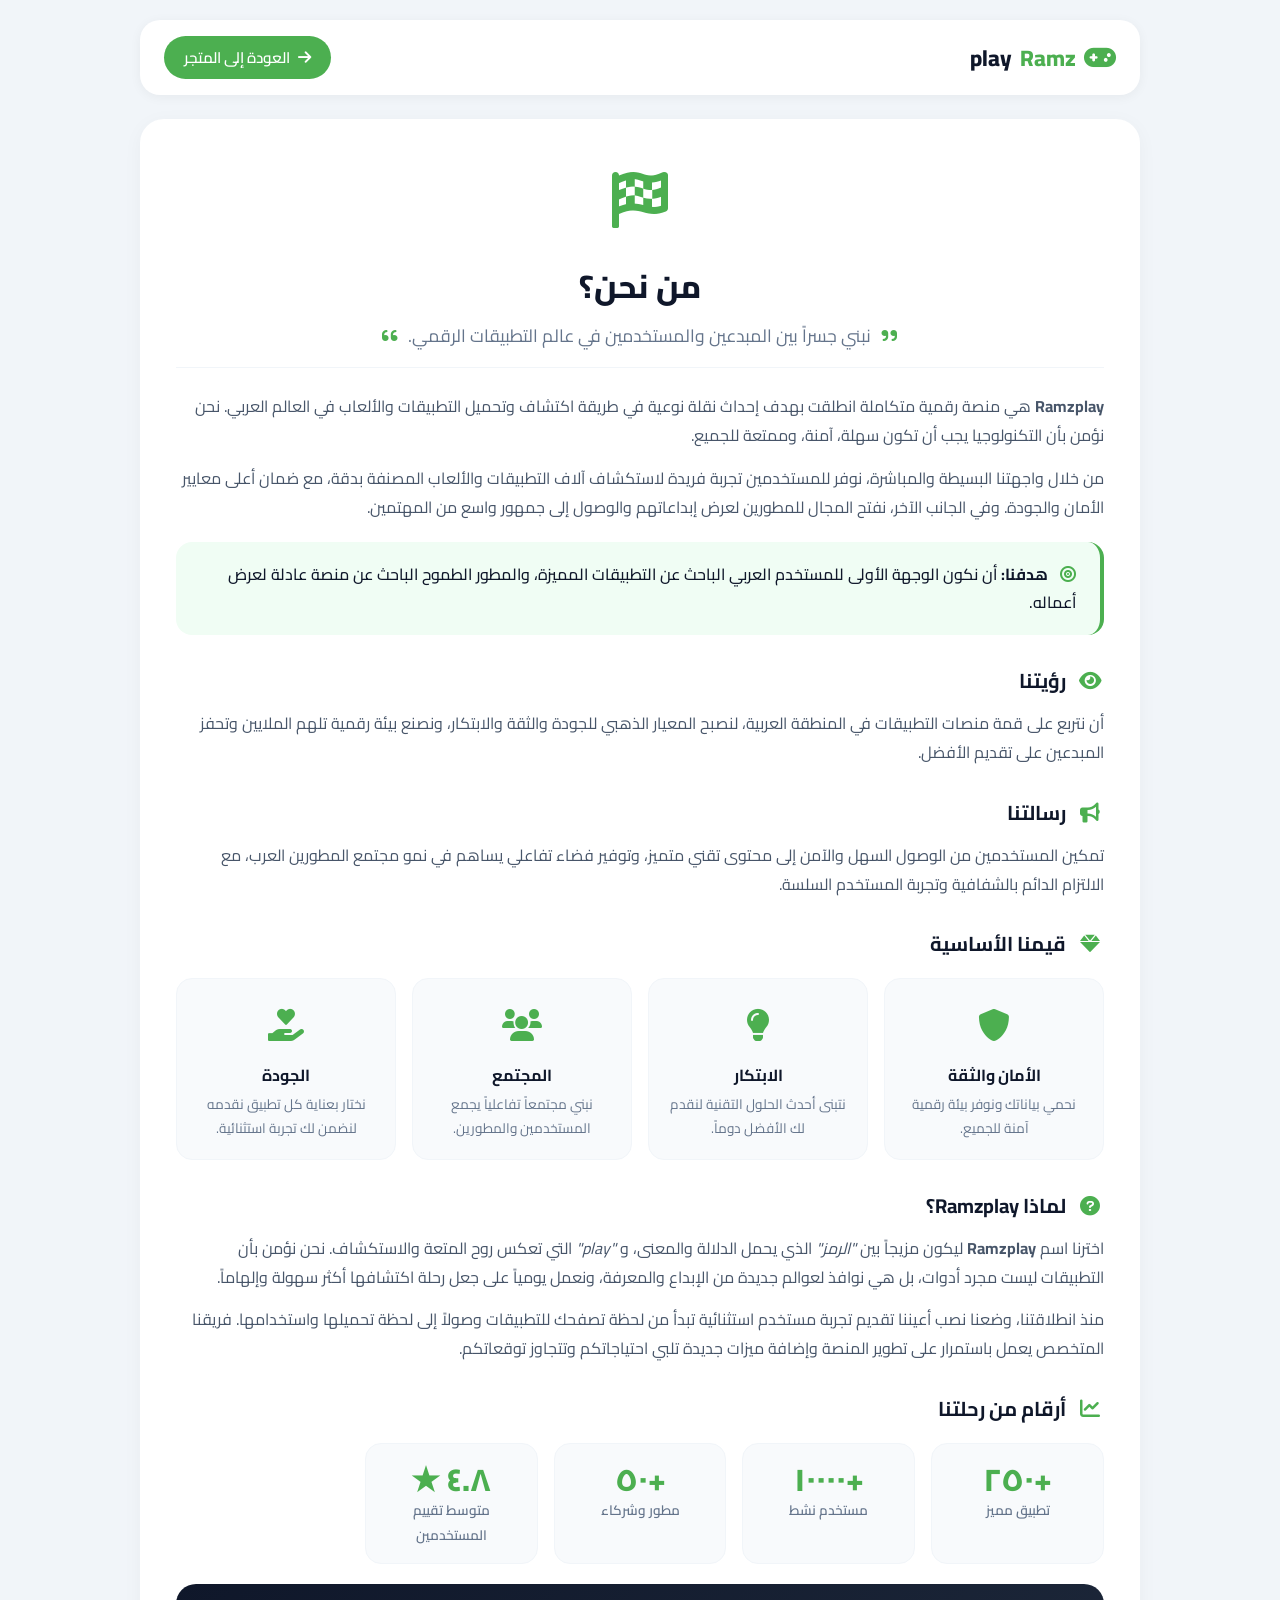
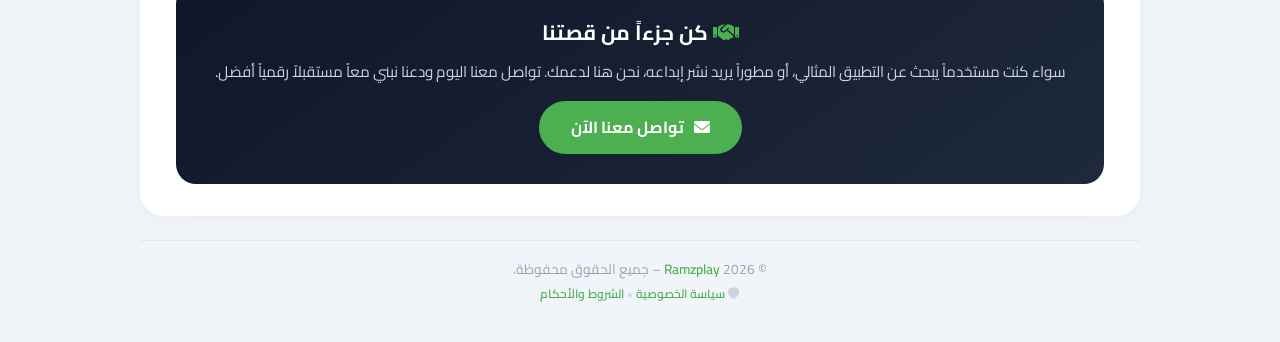
<file: about.html>
<!DOCTYPE html>
<html lang="ar" dir="rtl">
<head>
    <meta charset="UTF-8" />
    <meta name="viewport" content="width=device-width, initial-scale=1.0" />
    <title>من نحن – Ramzplay</title>
    <!-- خط Cairo -->
    <link rel="preconnect" href="https://fonts.googleapis.com" />
    <link rel="preconnect" href="https://fonts.gstatic.com" crossorigin />
    <link href="https://fonts.googleapis.com/css2?family=Cairo:wght@400;600;700;800&display=swap" rel="stylesheet" />
    <!-- Font Awesome -->
    <link rel="stylesheet" href="https://cdnjs.cloudflare.com/ajax/libs/font-awesome/6.0.0-beta3/css/all.min.css" />
    <style>
        /* ===== إعادة ضبط ===== */
        * {
            margin: 0;
            padding: 0;
            box-sizing: border-box;
        }

        body {
            font-family: 'Cairo', sans-serif;
            background: #f1f5f9;
            color: #1e293b;
            line-height: 1.8;
            direction: rtl;
            padding: 20px;
            min-height: 100vh;
            display: flex;
            flex-direction: column;
        }

        .container {
            max-width: 1000px;
            margin: 0 auto;
            width: 100%;
            flex: 1;
        }

        /* ===== الهيدر ===== */
        .header {
            background: white;
            padding: 16px 24px;
            border-radius: 20px;
            box-shadow: 0 2px 12px rgba(0, 0, 0, 0.05);
            display: flex;
            align-items: center;
            justify-content: space-between;
            flex-wrap: wrap;
            gap: 12px;
            margin-bottom: 24px;
        }

        .header .logo {
            display: flex;
            align-items: center;
            gap: 8px;
            font-size: 1.4rem;
            font-weight: 800;
            color: #0f172a;
        }

        .header .logo i {
            color: #4CAF50;
            font-size: 1.6rem;
        }

        .header .logo span {
            color: #4CAF50;
        }

        .header .back-link {
            background: #4CAF50;
            color: white;
            padding: 8px 20px;
            border-radius: 40px;
            text-decoration: none;
            font-weight: 600;
            font-size: 0.95rem;
            display: inline-flex;
            align-items: center;
            gap: 8px;
            transition: 0.2s;
        }

        .header .back-link:hover {
            background: #388E3C;
            transform: translateY(-2px);
        }

        /* ===== المحتوى ===== */
        .content-card {
            background: white;
            border-radius: 24px;
            padding: 32px 36px;
            box-shadow: 0 4px 20px rgba(0, 0, 0, 0.04);
            margin-bottom: 24px;
        }

        .content-card .hero-icon {
            text-align: center;
            font-size: 3.5rem;
            color: #4CAF50;
            margin-bottom: 6px;
        }

        .content-card h1 {
            font-size: 2rem;
            font-weight: 800;
            color: #0f172a;
            text-align: center;
            margin-bottom: 4px;
        }

        .content-card .sub-headline {
            text-align: center;
            color: #64748b;
            font-size: 1.1rem;
            margin-bottom: 24px;
            border-bottom: 1px solid #f1f5f9;
            padding-bottom: 16px;
        }

        .content-card h2 {
            font-size: 1.25rem;
            font-weight: 700;
            color: #0f172a;
            margin-top: 28px;
            margin-bottom: 10px;
            display: flex;
            align-items: center;
            gap: 10px;
        }

        .content-card h2 i {
            color: #4CAF50;
            width: 28px;
            text-align: center;
        }

        .content-card p {
            color: #475569;
            margin-bottom: 14px;
        }

        .content-card .highlight-box {
            background: #f0fdf4;
            border-right: 4px solid #4CAF50;
            padding: 18px 24px;
            border-radius: 16px;
            margin: 20px 0;
        }

        .content-card .highlight-box p {
            margin: 0;
            color: #0f172a;
            font-weight: 500;
        }

        /* ===== بطاقات القيم ===== */
        .values-grid {
            display: grid;
            grid-template-columns: repeat(auto-fill, minmax(200px, 1fr));
            gap: 16px;
            margin: 16px 0 8px;
        }

        .value-card {
            background: #f8fafc;
            border-radius: 16px;
            padding: 18px 14px;
            text-align: center;
            border: 1px solid #f1f5f9;
            transition: 0.2s;
        }

        .value-card:hover {
            border-color: #4CAF50;
            transform: translateY(-4px);
            box-shadow: 0 8px 20px rgba(0, 0, 0, 0.04);
        }

        .value-card .v-icon {
            font-size: 2rem;
            color: #4CAF50;
            margin-bottom: 6px;
        }

        .value-card .v-title {
            font-weight: 700;
            font-size: 1rem;
            color: #0f172a;
        }

        .value-card .v-desc {
            font-size: 0.85rem;
            color: #64748b;
            margin-top: 2px;
        }

        /* ===== إحصائيات ===== */
        .stats-row {
            display: grid;
            grid-template-columns: repeat(auto-fill, minmax(150px, 1fr));
            gap: 16px;
            margin: 16px 0 8px;
        }

        .stat-item {
            background: #f8fafc;
            border-radius: 16px;
            padding: 16px 12px;
            text-align: center;
            border: 1px solid #f1f5f9;
        }

        .stat-item .s-number {
            font-size: 2rem;
            font-weight: 800;
            color: #4CAF50;
            line-height: 1.2;
        }

        .stat-item .s-label {
            font-size: 0.85rem;
            color: #64748b;
            font-weight: 600;
        }

        /* ===== دعوة للتواصل ===== */
        .cta-section {
            background: linear-gradient(145deg, #0f172a, #1e293b);
            border-radius: 20px;
            padding: 30px 24px;
            text-align: center;
            margin-top: 20px;
            color: white;
        }

        .cta-section h3 {
            font-size: 1.3rem;
            margin-bottom: 6px;
        }

        .cta-section p {
            color: #cbd5e1;
            margin-bottom: 16px;
            font-size: 0.95rem;
        }

        .cta-section .cta-btn {
            background: #4CAF50;
            color: white;
            padding: 12px 32px;
            border-radius: 40px;
            text-decoration: none;
            font-weight: 700;
            display: inline-flex;
            align-items: center;
            gap: 10px;
            transition: 0.2s;
        }

        .cta-section .cta-btn:hover {
            background: #388E3C;
            transform: scale(1.03);
        }

        /* ===== التذييل ===== */
        .footer {
            text-align: center;
            color: #94a3b8;
            font-size: 0.85rem;
            padding: 16px 0;
            border-top: 1px solid #e2e8f0;
            margin-top: 8px;
        }

        .footer a {
            color: #4CAF50;
            text-decoration: none;
            font-weight: 600;
        }

        .footer a:hover {
            text-decoration: underline;
        }

        /* ===== التجاوب ===== */
        @media (max-width: 768px) {
            body {
                padding: 12px;
            }

            .header {
                padding: 12px 16px;
                flex-direction: column;
                align-items: stretch;
                text-align: center;
            }

            .header .back-link {
                justify-content: center;
            }

            .content-card {
                padding: 20px 16px;
            }

            .content-card h1 {
                font-size: 1.5rem;
            }

            .content-card .sub-headline {
                font-size: 0.95rem;
            }

            .content-card h2 {
                font-size: 1.1rem;
            }

            .values-grid {
                grid-template-columns: repeat(auto-fill, minmax(150px, 1fr));
            }

            .stats-row {
                grid-template-columns: repeat(2, 1fr);
            }
        }

        @media (max-width: 480px) {
            .header .logo {
                font-size: 1.2rem;
                justify-content: center;
            }

            .content-card {
                padding: 16px 12px;
            }

            .content-card .hero-icon {
                font-size: 2.5rem;
            }

            .content-card h1 {
                font-size: 1.3rem;
            }

            .values-grid {
                grid-template-columns: 1fr;
            }

            .stats-row {
                grid-template-columns: 1fr 1fr;
            }

            .stat-item .s-number {
                font-size: 1.5rem;
            }

            .cta-section {
                padding: 20px 16px;
            }

            .cta-section h3 {
                font-size: 1.1rem;
            }
        }
    </style>
</head>
<body>

    <div class="container">

        <!-- ===== الهيدر ===== -->
        <header class="header">
            <div class="logo">
                <i class="fas fa-gamepad"></i>
                <span>Ramz</span>play
            </div>
            <a href="index.html" class="back-link">
                <i class="fas fa-arrow-right"></i> العودة إلى المتجر
            </a>
        </header>

        <!-- ===== محتوى "من نحن" ===== -->
        <div class="content-card">
            <div class="hero-icon">
                <i class="fas fa-flag-checkered"></i>
            </div>
            <h1>من نحن؟</h1>
            <div class="sub-headline">
                <i class="fas fa-quote-right" style="color:#4CAF50; margin-left:6px;"></i>
                نبني جسراً بين المبدعين والمستخدمين في عالم التطبيقات الرقمي.
                <i class="fas fa-quote-left" style="color:#4CAF50; margin-right:6px;"></i>
            </div>

            <p>
                <strong>Ramzplay</strong> هي منصة رقمية متكاملة انطلقت بهدف إحداث نقلة نوعية في طريقة اكتشاف وتحميل التطبيقات والألعاب في العالم العربي. نحن نؤمن بأن التكنولوجيا يجب أن تكون سهلة، آمنة، وممتعة للجميع.
            </p>
            <p>
                من خلال واجهتنا البسيطة والمباشرة، نوفر للمستخدمين تجربة فريدة لاستكشاف آلاف التطبيقات والألعاب المصنفة بدقة، مع ضمان أعلى معايير الأمان والجودة. وفي الجانب الآخر، نفتح المجال للمطورين لعرض إبداعاتهم والوصول إلى جمهور واسع من المهتمين.
            </p>

            <div class="highlight-box">
                <p>
                    <i class="fas fa-bullseye" style="color:#4CAF50; margin-left:8px;"></i>
                    <strong>هدفنا:</strong> أن نكون الوجهة الأولى للمستخدم العربي الباحث عن التطبيقات المميزة، والمطور الطموح الباحث عن منصة عادلة لعرض أعماله.
                </p>
            </div>

            <!-- ===== الرؤية والرسالة ===== -->
            <h2><i class="fas fa-eye"></i> رؤيتنا</h2>
            <p>
                أن نتربع على قمة منصات التطبيقات في المنطقة العربية، لنصبح المعيار الذهبي للجودة والثقة والابتكار، ونصنع بيئة رقمية تلهم الملايين وتحفز المبدعين على تقديم الأفضل.
            </p>

            <h2><i class="fas fa-bullhorn"></i> رسالتنا</h2>
            <p>
                تمكين المستخدمين من الوصول السهل والآمن إلى محتوى تقني متميز، وتوفير فضاء تفاعلي يساهم في نمو مجتمع المطورين العرب، مع الالتزام الدائم بالشفافية وتجربة المستخدم السلسة.
            </p>

            <!-- ===== القيم الأساسية ===== -->
            <h2><i class="fas fa-gem"></i> قيمنا الأساسية</h2>
            <div class="values-grid">
                <div class="value-card">
                    <div class="v-icon"><i class="fas fa-shield-alt"></i></div>
                    <div class="v-title">الأمان والثقة</div>
                    <div class="v-desc">نحمي بياناتك ونوفر بيئة رقمية آمنة للجميع.</div>
                </div>
                <div class="value-card">
                    <div class="v-icon"><i class="fas fa-lightbulb"></i></div>
                    <div class="v-title">الابتكار</div>
                    <div class="v-desc">نتبنى أحدث الحلول التقنية لنقدم لك الأفضل دوماً.</div>
                </div>
                <div class="value-card">
                    <div class="v-icon"><i class="fas fa-users"></i></div>
                    <div class="v-title">المجتمع</div>
                    <div class="v-desc">نبني مجتمعاً تفاعلياً يجمع المستخدمين والمطورين.</div>
                </div>
                <div class="value-card">
                    <div class="v-icon"><i class="fas fa-hand-holding-heart"></i></div>
                    <div class="v-title">الجودة</div>
                    <div class="v-desc">نختار بعناية كل تطبيق نقدمه لنضمن لك تجربة استثنائية.</div>
                </div>
            </div>

            <!-- ===== لماذا Ramzplay؟ ===== -->
            <h2><i class="fas fa-question-circle"></i> لماذا Ramzplay؟</h2>
            <p>
                اخترنا اسم <strong>Ramzplay</strong> ليكون مزيجاً بين <i>"الرمز"</i> الذي يحمل الدلالة والمعنى، و <i>"play"</i> التي تعكس روح المتعة والاستكشاف. نحن نؤمن بأن التطبيقات ليست مجرد أدوات، بل هي نوافذ لعوالم جديدة من الإبداع والمعرفة، ونعمل يومياً على جعل رحلة اكتشافها أكثر سهولة وإلهاماً.
            </p>
            <p>
                منذ انطلاقتنا، وضعنا نصب أعيننا تقديم تجربة مستخدم استثنائية تبدأ من لحظة تصفحك للتطبيقات وصولاً إلى لحظة تحميلها واستخدامها. فريقنا المتخصص يعمل باستمرار على تطوير المنصة وإضافة ميزات جديدة تلبي احتياجاتكم وتتجاوز توقعاتكم.
            </p>

            <!-- ===== إحصائيات سريعة ===== -->
            <h2><i class="fas fa-chart-line"></i> أرقام من رحلتنا</h2>
            <div class="stats-row">
                <div class="stat-item">
                    <div class="s-number">+٢٥٠</div>
                    <div class="s-label">تطبيق مميز</div>
                </div>
                <div class="stat-item">
                    <div class="s-number">+١٠٠٠٠</div>
                    <div class="s-label">مستخدم نشط</div>
                </div>
                <div class="stat-item">
                    <div class="s-number">+٥٠</div>
                    <div class="s-label">مطور وشركاء</div>
                </div>
                <div class="stat-item">
                    <div class="s-number">٤.٨ ★</div>
                    <div class="s-label">متوسط تقييم المستخدمين</div>
                </div>
            </div>

            <!-- ===== دعوة للتواصل ===== -->
            <div class="cta-section">
                <h3><i class="fas fa-handshake" style="color:#4CAF50;"></i> كن جزءاً من قصتنا</h3>
                <p>
                    سواء كنت مستخدماً يبحث عن التطبيق المثالي، أو مطوراً يريد نشر إبداعه، نحن هنا لدعمك.
                    تواصل معنا اليوم ودعنا نبني معاً مستقبلاً رقمياً أفضل.
                </p>
                <a href="contact.html" class="cta-btn">
                    <i class="fas fa-envelope"></i> تواصل معنا الآن
                </a>
            </div>
        </div>

        <!-- ===== التذييل ===== -->
        <div class="footer">
            &copy; 2026 <a href="index.html">Ramzplay</a> – جميع الحقوق محفوظة.
            <br>
            <span style="font-size:0.75rem; color:#cbd5e1;">
                <i class="fas fa-shield-alt"></i>
                <a href="privacy.html" style="color:#4CAF50;">سياسة الخصوصية</a> &bull;
                <a href="terms.html" style="color:#4CAF50;">الشروط والأحكام</a>
            </span>
        </div>

    </div>

</body>
</html>
</file>
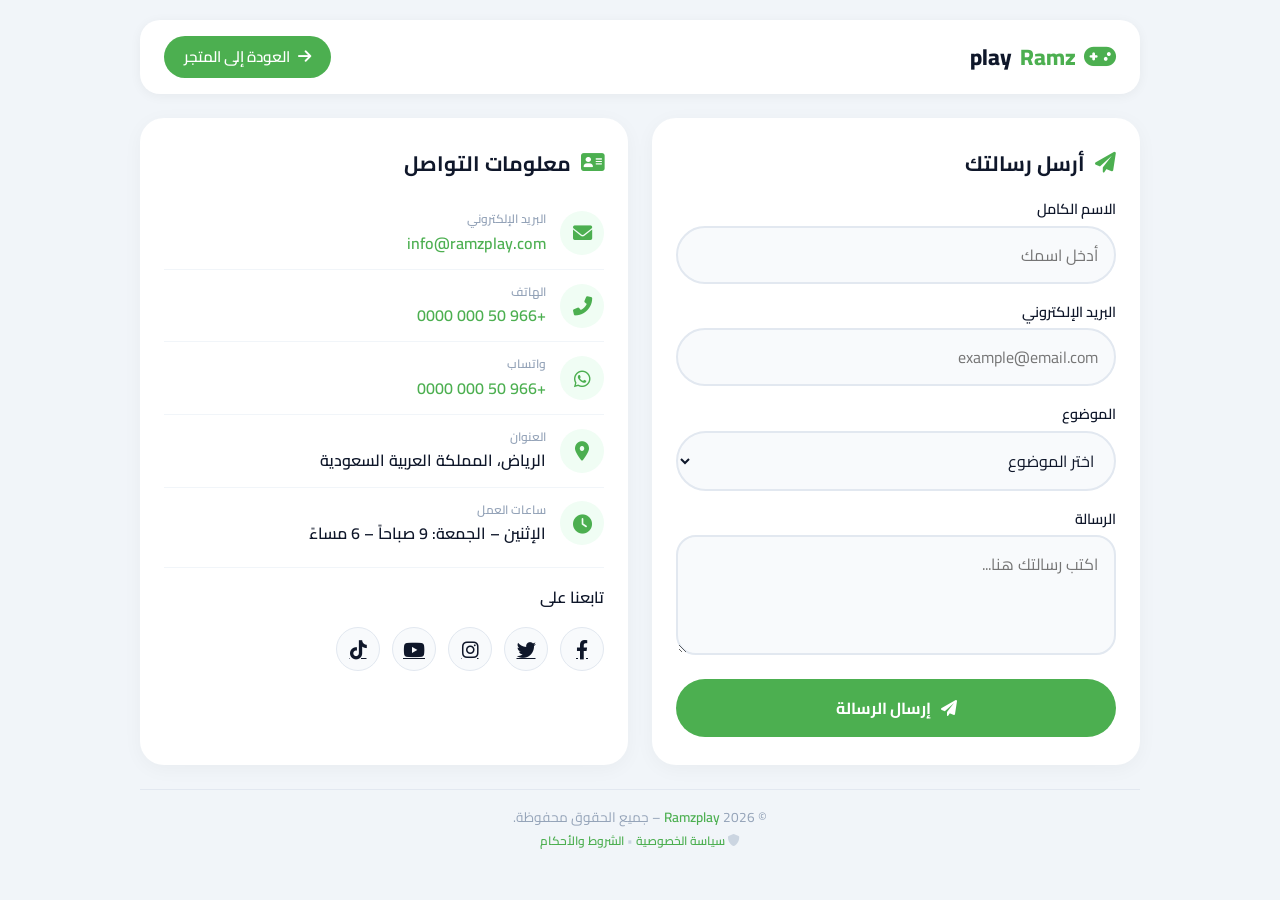
<file: contact.html>
<!DOCTYPE html>
<html lang="ar" dir="rtl">
<head>
    <meta charset="UTF-8" />
    <meta name="viewport" content="width=device-width, initial-scale=1.0" />
    <title>اتصل بنا – Ramzplay</title>
    <!-- خط Cairo -->
    <link rel="preconnect" href="https://fonts.googleapis.com" />
    <link rel="preconnect" href="https://fonts.gstatic.com" crossorigin />
    <link href="https://fonts.googleapis.com/css2?family=Cairo:wght@400;600;700;800&display=swap" rel="stylesheet" />
    <!-- Font Awesome -->
    <link rel="stylesheet" href="https://cdnjs.cloudflare.com/ajax/libs/font-awesome/6.0.0-beta3/css/all.min.css" />
    <style>
        /* ===== إعادة ضبط ===== */
        * {
            margin: 0;
            padding: 0;
            box-sizing: border-box;
        }

        body {
            font-family: 'Cairo', sans-serif;
            background: #f1f5f9;
            color: #1e293b;
            line-height: 1.7;
            direction: rtl;
            padding: 20px;
            min-height: 100vh;
            display: flex;
            flex-direction: column;
        }

        .container {
            max-width: 1000px;
            margin: 0 auto;
            width: 100%;
            flex: 1;
        }

        /* ===== الهيدر ===== */
        .header {
            background: white;
            padding: 16px 24px;
            border-radius: 20px;
            box-shadow: 0 2px 12px rgba(0, 0, 0, 0.05);
            display: flex;
            align-items: center;
            justify-content: space-between;
            flex-wrap: wrap;
            gap: 12px;
            margin-bottom: 24px;
        }

        .header .logo {
            display: flex;
            align-items: center;
            gap: 8px;
            font-size: 1.4rem;
            font-weight: 800;
            color: #0f172a;
        }

        .header .logo i {
            color: #4CAF50;
            font-size: 1.6rem;
        }

        .header .logo span {
            color: #4CAF50;
        }

        .header .back-link {
            background: #4CAF50;
            color: white;
            padding: 8px 20px;
            border-radius: 40px;
            text-decoration: none;
            font-weight: 600;
            font-size: 0.95rem;
            display: inline-flex;
            align-items: center;
            gap: 8px;
            transition: 0.2s;
        }

        .header .back-link:hover {
            background: #388E3C;
            transform: translateY(-2px);
        }

        /* ===== المحتوى ===== */
        .contact-grid {
            display: grid;
            grid-template-columns: 1fr 1fr;
            gap: 24px;
        }

        .contact-card {
            background: white;
            border-radius: 24px;
            padding: 28px 24px;
            box-shadow: 0 4px 20px rgba(0, 0, 0, 0.04);
        }

        .contact-card h2 {
            font-size: 1.3rem;
            font-weight: 700;
            color: #0f172a;
            margin-bottom: 16px;
            display: flex;
            align-items: center;
            gap: 10px;
        }

        .contact-card h2 i {
            color: #4CAF50;
        }

        /* ===== نموذج الاتصال ===== */
        .contact-form label {
            display: block;
            font-weight: 600;
            font-size: 0.9rem;
            color: #0f172a;
            margin-bottom: 4px;
        }

        .contact-form input,
        .contact-form textarea,
        .contact-form select {
            width: 100%;
            padding: 12px 16px;
            border: 2px solid #e2e8f0;
            border-radius: 40px;
            font-size: 1rem;
            font-family: inherit;
            background: #f8fafc;
            transition: 0.2s;
            margin-bottom: 16px;
            color: #0f172a;
        }

        .contact-form input:focus,
        .contact-form textarea:focus,
        .contact-form select:focus {
            outline: none;
            border-color: #4CAF50;
            background: white;
            box-shadow: 0 0 0 4px rgba(76, 175, 80, 0.1);
        }

        .contact-form textarea {
            border-radius: 20px;
            min-height: 120px;
            resize: vertical;
        }

        .contact-form .submit-btn {
            background: #4CAF50;
            color: white;
            border: none;
            padding: 14px 32px;
            border-radius: 40px;
            font-weight: 700;
            font-size: 1rem;
            cursor: pointer;
            transition: 0.2s;
            width: 100%;
            display: flex;
            align-items: center;
            justify-content: center;
            gap: 10px;
            font-family: inherit;
        }

        .contact-form .submit-btn:hover {
            background: #388E3C;
            transform: translateY(-2px);
            box-shadow: 0 4px 16px rgba(76, 175, 80, 0.3);
        }

        .contact-form .submit-btn:disabled {
            opacity: 0.6;
            cursor: not-allowed;
            transform: none;
        }

        .contact-form .form-status {
            margin-top: 12px;
            padding: 12px 16px;
            border-radius: 40px;
            font-weight: 600;
            text-align: center;
            display: none;
        }

        .contact-form .form-status.success {
            display: block;
            background: #d1fae5;
            color: #065f46;
            border: 1px solid #a7f3d0;
        }

        .contact-form .form-status.error {
            display: block;
            background: #fee2e2;
            color: #991b1b;
            border: 1px solid #fca5a5;
        }

        /* ===== معلومات التواصل ===== */
        .contact-info-item {
            display: flex;
            align-items: center;
            gap: 14px;
            padding: 12px 0;
            border-bottom: 1px solid #f1f5f9;
        }

        .contact-info-item:last-child {
            border-bottom: none;
        }

        .contact-info-item .icon-circle {
            width: 44px;
            height: 44px;
            background: #f0fdf4;
            border-radius: 50%;
            display: flex;
            align-items: center;
            justify-content: center;
            color: #4CAF50;
            font-size: 1.2rem;
            flex-shrink: 0;
        }

        .contact-info-item .info-text {
            flex: 1;
            min-width: 0;
        }

        .contact-info-item .info-text .label {
            font-size: 0.75rem;
            color: #94a3b8;
            font-weight: 600;
        }

        .contact-info-item .info-text .value {
            font-weight: 600;
            color: #0f172a;
            word-break: break-word;
        }

        .contact-info-item .info-text .value a {
            color: #4CAF50;
            text-decoration: none;
        }

        .contact-info-item .info-text .value a:hover {
            text-decoration: underline;
        }

        .social-links {
            display: flex;
            gap: 12px;
            margin-top: 16px;
            flex-wrap: wrap;
        }

        .social-links a {
            width: 44px;
            height: 44px;
            border-radius: 50%;
            background: #f8fafc;
            display: flex;
            align-items: center;
            justify-content: center;
            color: #0f172a;
            font-size: 1.2rem;
            transition: 0.2s;
            border: 1px solid #e2e8f0;
        }

        .social-links a:hover {
            background: #4CAF50;
            color: white;
            border-color: #4CAF50;
            transform: translateY(-3px);
        }

        /* ===== التذييل ===== */
        .footer {
            text-align: center;
            color: #94a3b8;
            font-size: 0.85rem;
            padding: 16px 0;
            border-top: 1px solid #e2e8f0;
            margin-top: 24px;
        }

        .footer a {
            color: #4CAF50;
            text-decoration: none;
            font-weight: 600;
        }

        .footer a:hover {
            text-decoration: underline;
        }

        /* ===== التجاوب ===== */
        @media (max-width: 768px) {
            body {
                padding: 12px;
            }

            .header {
                padding: 12px 16px;
                flex-direction: column;
                align-items: stretch;
                text-align: center;
            }

            .header .back-link {
                justify-content: center;
            }

            .contact-grid {
                grid-template-columns: 1fr;
                gap: 16px;
            }

            .contact-card {
                padding: 20px 16px;
            }

            .contact-card h2 {
                font-size: 1.1rem;
            }
        }

        @media (max-width: 480px) {
            .header .logo {
                font-size: 1.2rem;
                justify-content: center;
            }

            .contact-card {
                padding: 16px 12px;
            }

            .contact-form input,
            .contact-form textarea {
                padding: 10px 14px;
                font-size: 0.9rem;
            }

            .contact-info-item .icon-circle {
                width: 36px;
                height: 36px;
                font-size: 1rem;
            }

            .social-links a {
                width: 38px;
                height: 38px;
                font-size: 1rem;
            }
        }
    </style>
</head>
<body>

    <div class="container">

        <!-- ===== الهيدر ===== -->
        <header class="header">
            <div class="logo">
                <i class="fas fa-gamepad"></i>
                <span>Ramz</span>play
            </div>
            <a href="index.html" class="back-link">
                <i class="fas fa-arrow-right"></i> العودة إلى المتجر
            </a>
        </header>

        <!-- ===== محتوى صفحة الاتصال ===== -->
        <div class="contact-grid">

            <!-- ===== العمود الأيسر: نموذج الاتصال ===== -->
            <div class="contact-card">
                <h2><i class="fas fa-paper-plane"></i> أرسل رسالتك</h2>
                <form class="contact-form" id="contactForm" onsubmit="submitContactForm(event)">
                    <label for="contactName">الاسم الكامل</label>
                    <input type="text" id="contactName" placeholder="أدخل اسمك" required />

                    <label for="contactEmail">البريد الإلكتروني</label>
                    <input type="email" id="contactEmail" placeholder="example@email.com" required />

                    <label for="contactSubject">الموضوع</label>
                    <select id="contactSubject" required>
                        <option value="">اختر الموضوع</option>
                        <option value="استفسار عام">استفسار عام</option>
                        <option value="مشكلة تقنية">مشكلة تقنية</option>
                        <option value="اقتراح تطبيق">اقتراح تطبيق</option>
                        <option value="شراكة">شراكة</option>
                        <option value="شكوى">شكوى</option>
                        <option value="أخرى">أخرى</option>
                    </select>

                    <label for="contactMessage">الرسالة</label>
                    <textarea id="contactMessage" placeholder="اكتب رسالتك هنا..." required></textarea>

                    <button type="submit" class="submit-btn" id="submitBtn">
                        <i class="fas fa-paper-plane"></i> إرسال الرسالة
                    </button>

                    <div class="form-status" id="formStatus"></div>
                </form>
            </div>

            <!-- ===== العمود الأيمن: معلومات التواصل ===== -->
            <div class="contact-card">
                <h2><i class="fas fa-address-card"></i> معلومات التواصل</h2>

                <div class="contact-info-item">
                    <div class="icon-circle"><i class="fas fa-envelope"></i></div>
                    <div class="info-text">
                        <div class="label">البريد الإلكتروني</div>
                        <div class="value"><a href="mailto:info@ramzplay.com">info@ramzplay.com</a></div>
                    </div>
                </div>

                <div class="contact-info-item">
                    <div class="icon-circle"><i class="fas fa-phone-alt"></i></div>
                    <div class="info-text">
                        <div class="label">الهاتف</div>
                        <div class="value"><a href="tel:+966500000000">+966 50 000 0000</a></div>
                    </div>
                </div>

                <div class="contact-info-item">
                    <div class="icon-circle"><i class="fab fa-whatsapp"></i></div>
                    <div class="info-text">
                        <div class="label">واتساب</div>
                        <div class="value"><a href="https://wa.me/966500000000" target="_blank">+966 50 000 0000</a></div>
                    </div>
                </div>

                <div class="contact-info-item">
                    <div class="icon-circle"><i class="fas fa-map-marker-alt"></i></div>
                    <div class="info-text">
                        <div class="label">العنوان</div>
                        <div class="value">الرياض، المملكة العربية السعودية</div>
                    </div>
                </div>

                <div class="contact-info-item" style="border-bottom: none; padding-bottom: 0;">
                    <div class="icon-circle"><i class="fas fa-clock"></i></div>
                    <div class="info-text">
                        <div class="label">ساعات العمل</div>
                        <div class="value">الإثنين – الجمعة: 9 صباحاً – 6 مساءً</div>
                    </div>
                </div>

                <div style="margin-top: 20px; padding-top: 16px; border-top: 1px solid #f1f5f9;">
                    <div style="font-weight: 600; margin-bottom: 8px; color: #0f172a;">تابعنا على</div>
                    <div class="social-links">
                        <a href="#" target="_blank" aria-label="فيسبوك"><i class="fab fa-facebook-f"></i></a>
                        <a href="#" target="_blank" aria-label="تويتر"><i class="fab fa-twitter"></i></a>
                        <a href="#" target="_blank" aria-label="إنستغرام"><i class="fab fa-instagram"></i></a>
                        <a href="#" target="_blank" aria-label="يوتيوب"><i class="fab fa-youtube"></i></a>
                        <a href="#" target="_blank" aria-label="تيك توك"><i class="fab fa-tiktok"></i></a>
                    </div>
                </div>
            </div>
        </div>

        <!-- ===== التذييل ===== -->
        <div class="footer">
            &copy; 2026 <a href="index.html">Ramzplay</a> – جميع الحقوق محفوظة.
            <br>
            <span style="font-size:0.75rem; color:#cbd5e1;">
                <i class="fas fa-shield-alt"></i>
                <a href="privacy.html" style="color:#4CAF50;">سياسة الخصوصية</a> &bull;
                <a href="terms.html" style="color:#4CAF50;">الشروط والأحكام</a>
            </span>
        </div>

    </div>

    <!-- ===== تحميل common.js (إن وجد) ===== -->
    <script src="common.js"></script>

    <!-- ===== كود التشغيل ===== -->
    <script>
        // ============================================================
        // كود contact.html – إرسال الرسائل وحفظها
        // ============================================================

        /**
         * معالجة إرسال نموذج الاتصال
         */
        async function submitContactForm(event) {
            event.preventDefault();

            const form = document.getElementById('contactForm');
            const submitBtn = document.getElementById('submitBtn');
            const statusDiv = document.getElementById('formStatus');

            // تعطيل الزر أثناء الإرسال
            submitBtn.disabled = true;
            submitBtn.innerHTML = '<span class="spinner"></span> جاري الإرسال...';
            statusDiv.className = 'form-status';
            statusDiv.style.display = 'none';

            // جمع البيانات
            const name = document.getElementById('contactName').value.trim();
            const email = document.getElementById('contactEmail').value.trim();
            const subject = document.getElementById('contactSubject').value;
            const message = document.getElementById('contactMessage').value.trim();

            // التحقق البسيط
            if (!name || !email || !subject || !message) {
                showStatus('⚠️ يرجى ملء جميع الحقول المطلوبة.', 'error');
                submitBtn.disabled = false;
                submitBtn.innerHTML = '<i class="fas fa-paper-plane"></i> إرسال الرسالة';
                return;
            }

            if (!isValidEmail(email)) {
                showStatus('⚠️ يرجى إدخال بريد إلكتروني صحيح.', 'error');
                submitBtn.disabled = false;
                submitBtn.innerHTML = '<i class="fas fa-paper-plane"></i> إرسال الرسالة';
                return;
            }

            try {
                // تحميل البيانات الحالية
                let data = await window.loadAppData ? await window.loadAppData() : JSON.parse(localStorage.getItem(
                'ramzplay_data') || '{}');

                // التأكد من وجود مصفوفة الرسائل
                if (!data.messages) data.messages = [];

                // إنشاء رسالة جديدة
                const newMessage = {
                    id: 'msg_' + Date.now() + '_' + Math.random().toString(36).substring(2, 8),
                    name: name,
                    email: email,
                    subject: subject,
                    message: message,
                    date: new Date().toISOString(),
                    status: 'new', // new, read, replied
                    ip: await getClientIP()
                };

                // إضافة الرسالة
                data.messages.push(newMessage);

                // حفظ البيانات
                if (window.saveAppData) {
                    await window.saveAppData(data, ['messages']);
                } else {
                    localStorage.setItem('ramzplay_data', JSON.stringify(data));
                }

                // عرض رسالة نجاح
                showStatus('✅ تم إرسال رسالتك بنجاح! سنتواصل معك قريباً.', 'success');
                form.reset();

            } catch (err) {
                console.error('خطأ في إرسال الرسالة:', err);
                showStatus('❌ حدث خطأ أثناء الإرسال. يرجى المحاولة مرة أخرى.', 'error');
                if (typeof window.logAdminError === 'function') {
                    window.logAdminError(err, 'contactSubmit');
                }
            } finally {
                submitBtn.disabled = false;
                submitBtn.innerHTML = '<i class="fas fa-paper-plane"></i> إرسال الرسالة';
            }
        }

        /**
         * عرض حالة النموذج
         */
        function showStatus(message, type) {
            const statusDiv = document.getElementById('formStatus');
            statusDiv.textContent = message;
            statusDiv.className = 'form-status ' + type;
            statusDiv.style.display = 'block';

            // إخفاء تلقائي بعد 10 ثوانٍ
            clearTimeout(window.statusTimeout);
            window.statusTimeout = setTimeout(() => {
                statusDiv.style.display = 'none';
            }, 10000);
        }

        /**
         * التحقق من صحة البريد الإلكتروني
         */
        function isValidEmail(email) {
            return /^[^\s@]+@[^\s@]+\.[^\s@]+$/.test(email);
        }

        /**
         * الحصول على عنوان IP الخاص بالمستخدم (تقريبي عبر خدمة خارجية)
         */
        async function getClientIP() {
            try {
                const response = await fetch('https://api.ipify.org?format=json');
                const data = await response.json();
                return data.ip || '';
            } catch (e) {
                return '';
            }
        }

        // ============================================================
        // إضافة spinner للزر أثناء الإرسال
        // ============================================================
        // أضف هذا الـ CSS ديناميكياً (في حال عدم وجوده)
        (function addSpinnerStyle() {
            const style = document.createElement('style');
            style.textContent = `
                .spinner {
                    display: inline-block;
                    width: 18px;
                    height: 18px;
                    border: 2px solid rgba(255,255,255,0.3);
                    border-top: 2px solid #fff;
                    border-radius: 50%;
                    animation: spin 0.6s linear infinite;
                    margin-left: 6px;
                    vertical-align: middle;
                }
                @keyframes spin {
                    0% { transform: rotate(0deg); }
                    100% { transform: rotate(360deg); }
                }
            `;
            document.head.appendChild(style);
        })();

        console.log('📧 صفحة الاتصال جاهزة – Ramzplay');
    </script>
</body>
</html>
</file>
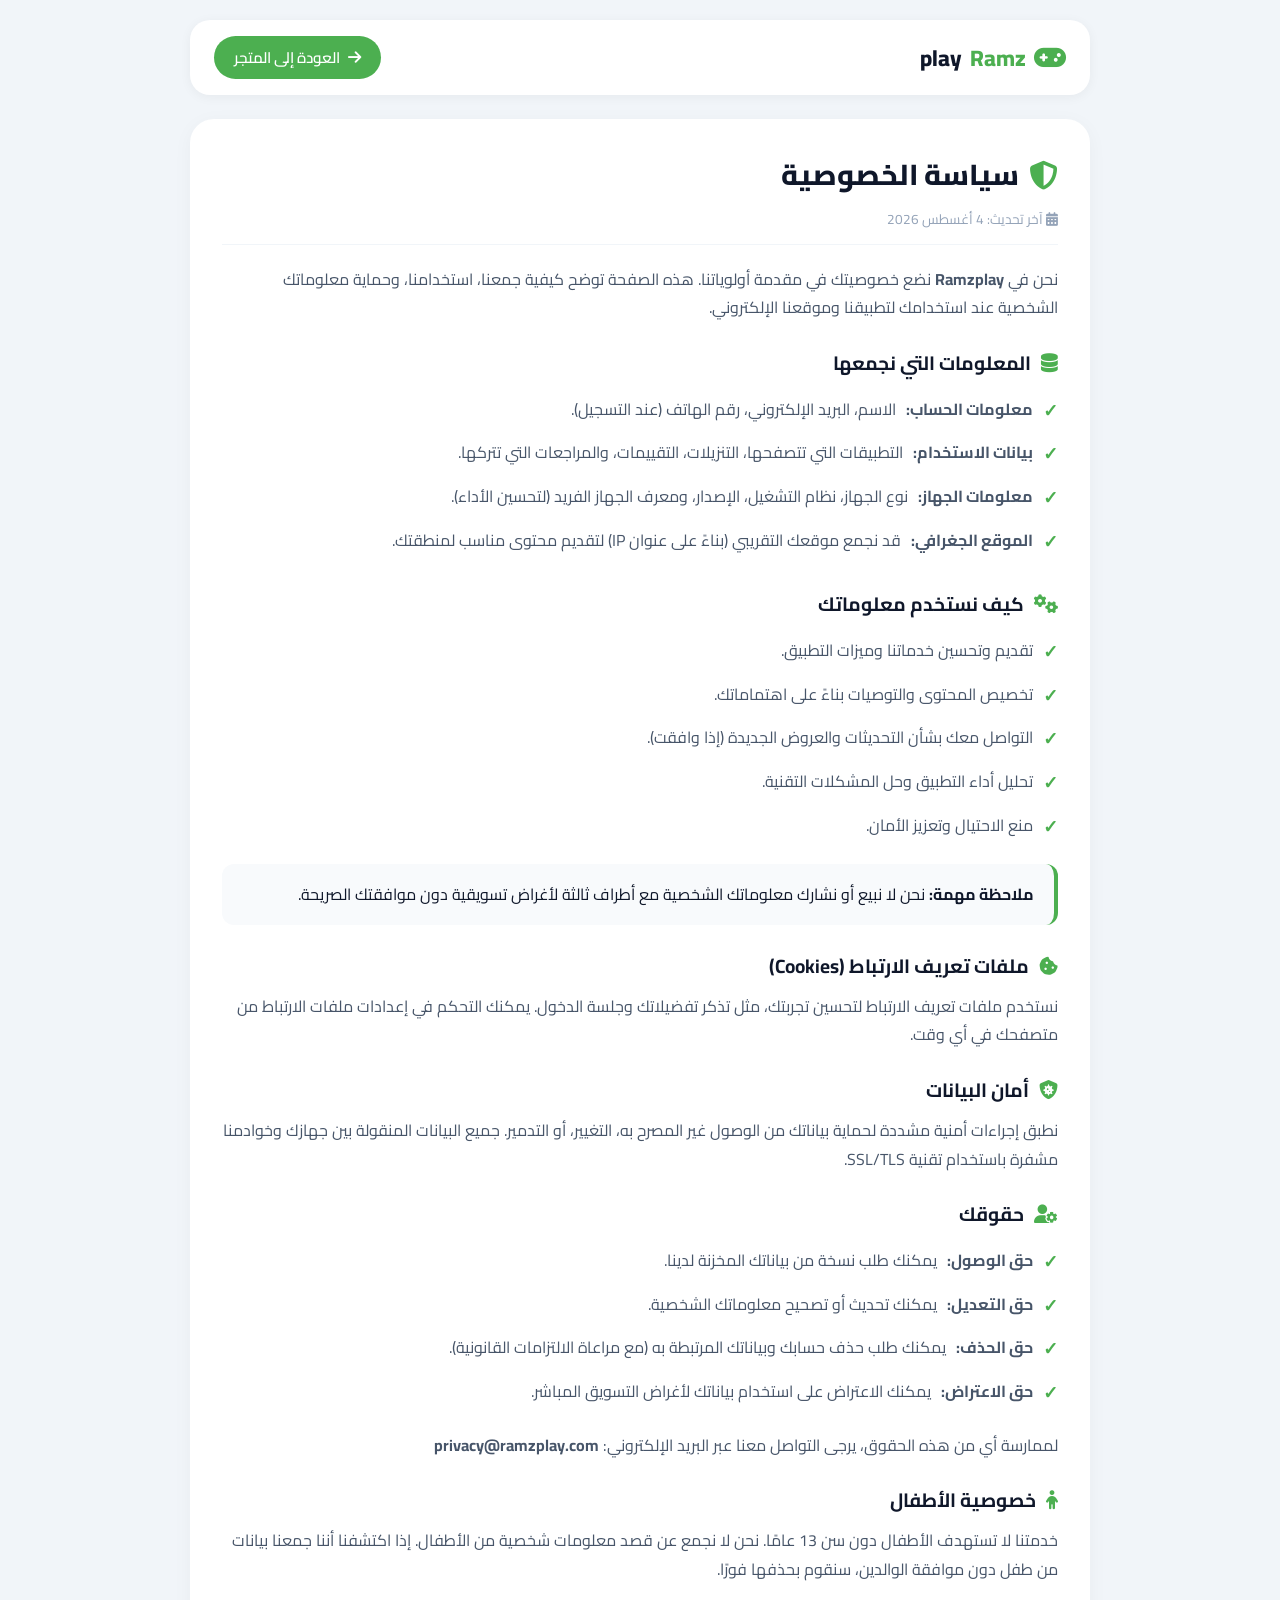
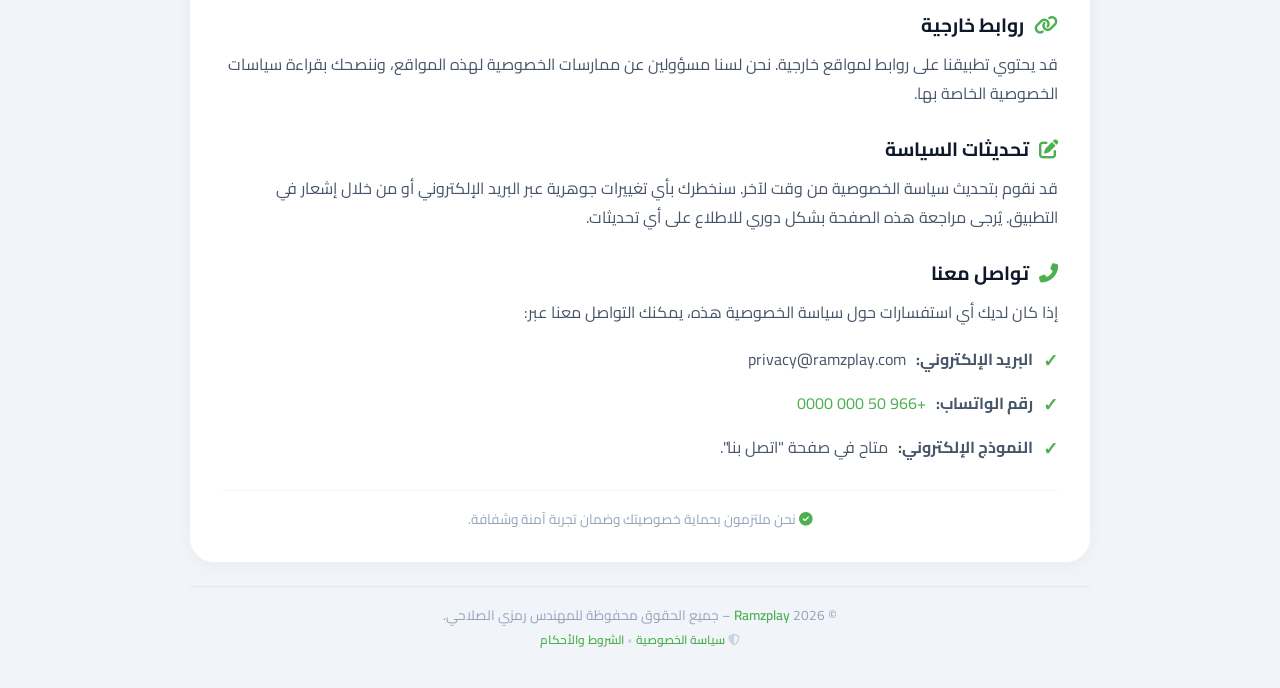
<file: policy.html>
<!DOCTYPE html>
<html lang="ar" dir="rtl">
<head>
    <meta charset="UTF-8" />
    <meta name="viewport" content="width=device-width, initial-scale=1.0" />
    <title>سياسة الخصوصية – Ramzplay</title>
    <!-- خط Cairo -->
    <link rel="preconnect" href="https://fonts.googleapis.com" />
    <link rel="preconnect" href="https://fonts.gstatic.com" crossorigin />
    <link href="https://fonts.googleapis.com/css2?family=Cairo:wght@400;600;700;800&display=swap" rel="stylesheet" />
    <!-- Font Awesome للأيقونات -->
    <link rel="stylesheet" href="https://cdnjs.cloudflare.com/ajax/libs/font-awesome/6.5.1/css/all.min.css" integrity="sha512-DTOQO9RWCH3ppGqcWaEA1BIZOC6xxalwEsw9c2QQeAIftl+Vegovlnee1c9QX4TctnWMn13TZye+giMm8e2LwA==" crossorigin="anonymous" referrerpolicy="no-referrer" />
    <style>
        /* ===== إعادة ضبط ===== */
        * {
            margin: 0;
            padding: 0;
            box-sizing: border-box;
        }

        body {
            font-family: 'Cairo', sans-serif;
            background: #f1f5f9;
            color: #1e293b;
            line-height: 1.8;
            direction: rtl;
            padding: 20px;
            min-height: 100vh;
            display: flex;
            flex-direction: column;
        }

        .container {
            max-width: 900px;
            margin: 0 auto;
            width: 100%;
            flex: 1;
        }

        /* ===== الهيدر ===== */
        .header {
            background: white;
            padding: 16px 24px;
            border-radius: 20px;
            box-shadow: 0 2px 12px rgba(0, 0, 0, 0.05);
            display: flex;
            align-items: center;
            justify-content: space-between;
            flex-wrap: wrap;
            gap: 12px;
            margin-bottom: 24px;
        }

        .header .logo {
            display: flex;
            align-items: center;
            gap: 8px;
            font-size: 1.4rem;
            font-weight: 800;
            color: #0f172a;
        }

        .header .logo i {
            color: #4CAF50;
            font-size: 1.6rem;
        }

        .header .logo span {
            color: #4CAF50;
        }

        .header .back-link {
            background: #4CAF50;
            color: white;
            padding: 8px 20px;
            border-radius: 40px;
            text-decoration: none;
            font-weight: 600;
            font-size: 0.95rem;
            display: inline-flex;
            align-items: center;
            gap: 8px;
            transition: 0.2s;
        }

        .header .back-link:hover {
            background: #388E3C;
            transform: translateY(-2px);
        }

        /* ===== المحتوى ===== */
        .content-card {
            background: white;
            border-radius: 24px;
            padding: 30px 32px;
            box-shadow: 0 4px 20px rgba(0, 0, 0, 0.04);
            margin-bottom: 24px;
        }

        .content-card h1 {
            font-size: 1.8rem;
            font-weight: 800;
            color: #0f172a;
            margin-bottom: 6px;
            display: flex;
            align-items: center;
            gap: 10px;
        }

        .content-card h1 i {
            color: #4CAF50;
        }

        .content-card .last-updated {
            color: #94a3b8;
            font-size: 0.85rem;
            margin-bottom: 20px;
            border-bottom: 1px solid #f1f5f9;
            padding-bottom: 12px;
        }

        .content-card h2 {
            font-size: 1.2rem;
            font-weight: 700;
            color: #0f172a;
            margin-top: 24px;
            margin-bottom: 8px;
        }

        .content-card h2 i {
            color: #4CAF50;
            margin-left: 6px;
        }

        .content-card p {
            color: #475569;
            margin-bottom: 12px;
        }

        .content-card ul {
            list-style: none;
            padding: 0;
            margin-bottom: 16px;
        }

        .content-card ul li {
            padding: 6px 0 6px 10px;
            display: flex;
            align-items: flex-start;
            gap: 10px;
            color: #475569;
        }

        .content-card ul li::before {
            content: "✓";
            color: #4CAF50;
            font-weight: 700;
            font-size: 1.1rem;
            flex-shrink: 0;
        }

        .content-card .highlight-box {
            background: #f8fafc;
            border-right: 4px solid #4CAF50;
            padding: 16px 20px;
            border-radius: 12px;
            margin: 16px 0;
        }

        .content-card .highlight-box p {
            margin: 0;
            color: #0f172a;
        }

        .content-card .highlight-box strong {
            color: #0f172a;
        }

        /* ===== التذييل ===== */
        .footer {
            text-align: center;
            color: #94a3b8;
            font-size: 0.85rem;
            padding: 16px 0;
            border-top: 1px solid #e2e8f0;
            margin-top: 8px;
        }

        .footer a {
            color: #4CAF50;
            text-decoration: none;
            font-weight: 600;
        }

        .footer a:hover {
            text-decoration: underline;
        }

        /* ===== التجاوب ===== */
        @media (max-width: 768px) {
            body {
                padding: 12px;
            }

            .header {
                padding: 12px 16px;
                flex-direction: column;
                align-items: stretch;
                text-align: center;
            }

            .header .back-link {
                justify-content: center;
            }

            .content-card {
                padding: 20px 16px;
            }

            .content-card h1 {
                font-size: 1.4rem;
            }

            .content-card h2 {
                font-size: 1rem;
            }
        }

        @media (max-width: 480px) {
            .header .logo {
                font-size: 1.2rem;
                justify-content: center;
            }

            .content-card {
                padding: 16px 12px;
            }

            .content-card ul li {
                font-size: 0.9rem;
            }
        }
    </style>
</head>
<body>

    <div class="container">

        <!-- ===== الهيدر ===== -->
        <header class="header">
            <div class="logo">
                <i class="fas fa-gamepad"></i>
                <span>Ramz</span>play
            </div>
            <a href="index.html" class="back-link">
                <i class="fas fa-arrow-right"></i> العودة إلى المتجر
            </a>
        </header>

        <!-- ===== محتوى سياسة الخصوصية ===== -->
        <div class="content-card">
            <h1><i class="fas fa-shield-alt"></i> سياسة الخصوصية</h1>
            <div class="last-updated">
                <i class="fas fa-calendar-alt"></i> آخر تحديث: 4 أغسطس 2026
            </div>

            <p>
                نحن في <strong>Ramzplay</strong> نضع خصوصيتك في مقدمة أولوياتنا. هذه الصفحة توضح كيفية جمعنا، استخدامنا، وحماية معلوماتك الشخصية عند استخدامك لتطبيقنا وموقعنا الإلكتروني.
            </p>

            <h2><i class="fas fa-database"></i> المعلومات التي نجمعها</h2>
            <ul>
                <li><strong>معلومات الحساب:</strong> الاسم، البريد الإلكتروني، رقم الهاتف (عند التسجيل).</li>
                <li><strong>بيانات الاستخدام:</strong> التطبيقات التي تتصفحها، التنزيلات، التقييمات، والمراجعات التي تتركها.</li>
                <li><strong>معلومات الجهاز:</strong> نوع الجهاز، نظام التشغيل، الإصدار، ومعرف الجهاز الفريد (لتحسين الأداء).</li>
                <li><strong>الموقع الجغرافي:</strong> قد نجمع موقعك التقريبي (بناءً على عنوان IP) لتقديم محتوى مناسب لمنطقتك.</li>
            </ul>

            <h2><i class="fas fa-cogs"></i> كيف نستخدم معلوماتك</h2>
            <ul>
                <li>تقديم وتحسين خدماتنا وميزات التطبيق.</li>
                <li>تخصيص المحتوى والتوصيات بناءً على اهتماماتك.</li>
                <li>التواصل معك بشأن التحديثات والعروض الجديدة (إذا وافقت).</li>
                <li>تحليل أداء التطبيق وحل المشكلات التقنية.</li>
                <li>منع الاحتيال وتعزيز الأمان.</li>
            </ul>

            <div class="highlight-box">
                <p>
                    <strong>ملاحظة مهمة:</strong> نحن لا نبيع أو نشارك معلوماتك الشخصية مع أطراف ثالثة لأغراض تسويقية دون موافقتك الصريحة.
                </p>
            </div>

            <h2><i class="fas fa-cookie-bite"></i> ملفات تعريف الارتباط (Cookies)</h2>
            <p>
                نستخدم ملفات تعريف الارتباط لتحسين تجربتك، مثل تذكر تفضيلاتك وجلسة الدخول. يمكنك التحكم في إعدادات ملفات الارتباط من متصفحك في أي وقت.
            </p>

            <h2><i class="fas fa-shield-virus"></i> أمان البيانات</h2>
            <p>
                نطبق إجراءات أمنية مشددة لحماية بياناتك من الوصول غير المصرح به، التغيير، أو التدمير. جميع البيانات المنقولة بين جهازك وخوادمنا مشفرة باستخدام تقنية SSL/TLS.
            </p>

            <h2><i class="fas fa-user-cog"></i> حقوقك</h2>
            <ul>
                <li><strong>حق الوصول:</strong> يمكنك طلب نسخة من بياناتك المخزنة لدينا.</li>
                <li><strong>حق التعديل:</strong> يمكنك تحديث أو تصحيح معلوماتك الشخصية.</li>
                <li><strong>حق الحذف:</strong> يمكنك طلب حذف حسابك وبياناتك المرتبطة به (مع مراعاة الالتزامات القانونية).</li>
                <li><strong>حق الاعتراض:</strong> يمكنك الاعتراض على استخدام بياناتك لأغراض التسويق المباشر.</li>
            </ul>
            <p>
                لممارسة أي من هذه الحقوق، يرجى التواصل معنا عبر البريد الإلكتروني: <strong>privacy@ramzplay.com</strong>
            </p>

            <h2><i class="fas fa-child"></i> خصوصية الأطفال</h2>
            <p>
                خدمتنا لا تستهدف الأطفال دون سن 13 عامًا. نحن لا نجمع عن قصد معلومات شخصية من الأطفال. إذا اكتشفنا أننا جمعنا بيانات من طفل دون موافقة الوالدين، سنقوم بحذفها فورًا.
            </p>

            <h2><i class="fas fa-link"></i> روابط خارجية</h2>
            <p>
                قد يحتوي تطبيقنا على روابط لمواقع خارجية. نحن لسنا مسؤولين عن ممارسات الخصوصية لهذه المواقع، وننصحك بقراءة سياسات الخصوصية الخاصة بها.
            </p>

            <h2><i class="fas fa-edit"></i> تحديثات السياسة</h2>
            <p>
                قد نقوم بتحديث سياسة الخصوصية من وقت لآخر. سنخطرك بأي تغييرات جوهرية عبر البريد الإلكتروني أو من خلال إشعار في التطبيق. يُرجى مراجعة هذه الصفحة بشكل دوري للاطلاع على أي تحديثات.
            </p>

            <h2><i class="fas fa-phone-alt"></i> تواصل معنا</h2>
            <p>
                إذا كان لديك أي استفسارات حول سياسة الخصوصية هذه، يمكنك التواصل معنا عبر:
            </p>
            <ul>
                <li><strong>البريد الإلكتروني:</strong> privacy@ramzplay.com</li>
                <li><strong>رقم الواتساب:</strong> <a href="https://wa.me/966500000000" target="_blank" style="color:#4CAF50; text-decoration:none;">+966 50 000 0000</a></li>
                <li><strong>النموذج الإلكتروني:</strong> متاح في صفحة "اتصل بنا".</li>
            </ul>

            <div style="margin-top: 20px; padding-top: 16px; border-top: 1px solid #f1f5f9; text-align: center; color: #94a3b8; font-size: 0.85rem;">
                <i class="fas fa-check-circle" style="color:#4CAF50;"></i>
                نحن ملتزمون بحماية خصوصيتك وضمان تجربة آمنة وشفافة.
            </div>
        </div>

        <!-- ===== التذييل ===== -->
        <div class="footer">
            &copy; 2026 <a href="index.html">Ramzplay</a> – جميع الحقوق محفوظة للمهندس رمزي الصلاحي.
            <br>
            <span style="font-size:0.75rem; color:#cbd5e1;">
                <i class="fas fa-shield-alt"></i> 
                <a href="policy.html" style="color:#4CAF50;">سياسة الخصوصية</a> &bull;
                <a href="terms.html" style="color:#4CAF50;">الشروط والأحكام</a>
            </span>
        </div>

    </div>

</body>
</html>
</file>
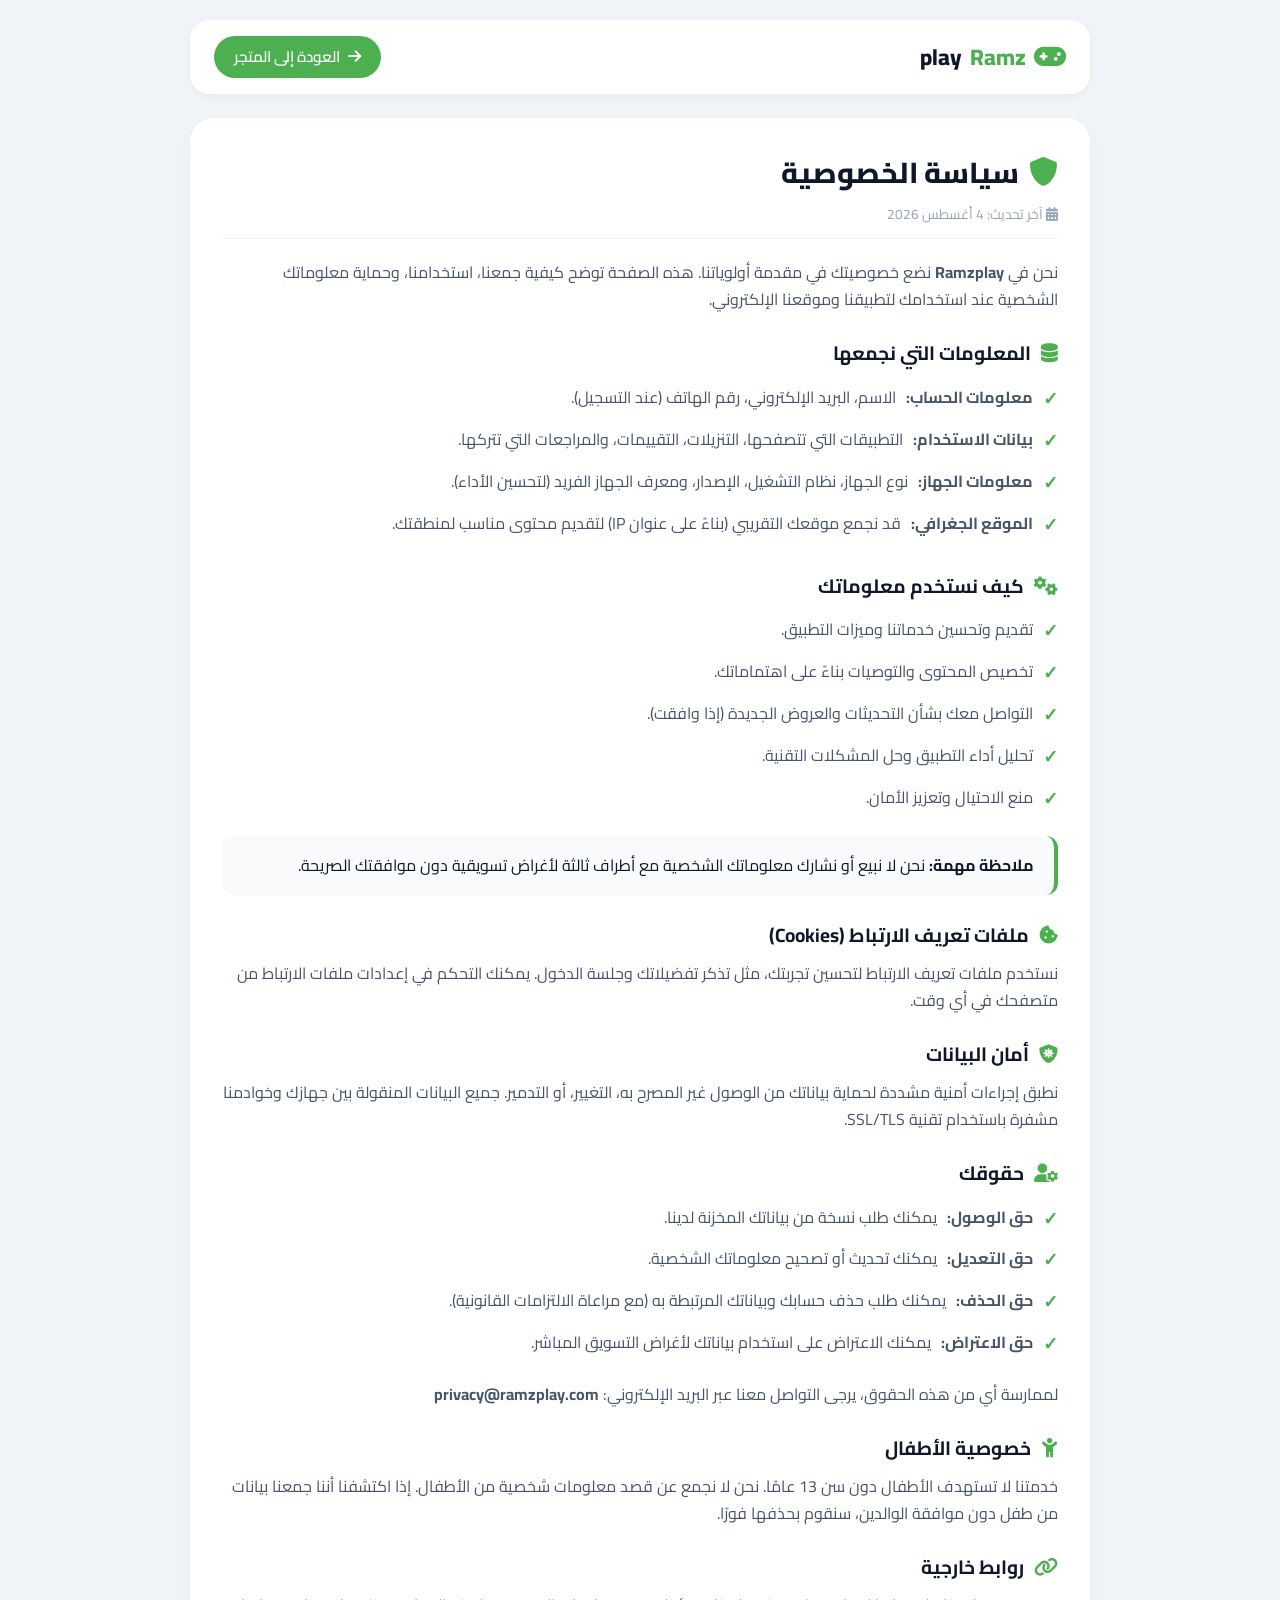
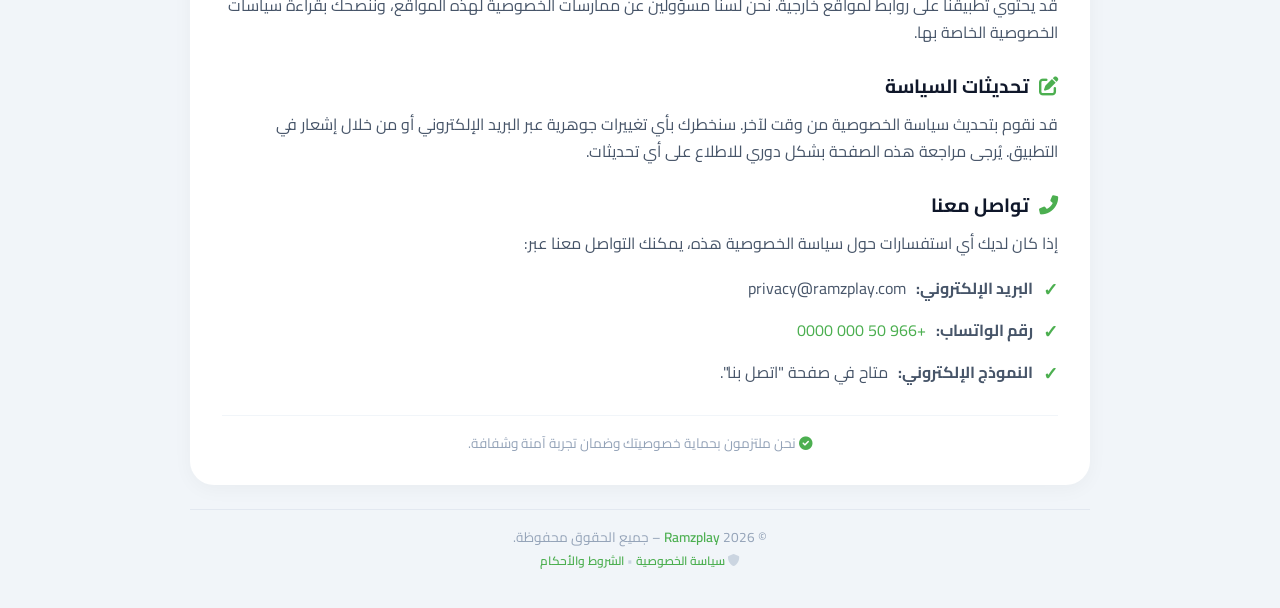
<file: privacy.html>
<!DOCTYPE html>
<html lang="ar" dir="rtl">
<head>
    <meta charset="UTF-8" />
    <meta name="viewport" content="width=device-width, initial-scale=1.0" />
    <title>سياسة الخصوصية – Ramzplay</title>
    <!-- خط Cairo -->
    <link rel="preconnect" href="https://fonts.googleapis.com" />
    <link rel="preconnect" href="https://fonts.gstatic.com" crossorigin />
    <link href="https://fonts.googleapis.com/css2?family=Cairo:wght@400;600;700;800&display=swap" rel="stylesheet" />
    <!-- Font Awesome للأيقونات -->
    <link rel="stylesheet" href="https://cdnjs.cloudflare.com/ajax/libs/font-awesome/6.0.0-beta3/css/all.min.css" />
    <style>
        /* ===== إعادة ضبط ===== */
        * {
            margin: 0;
            padding: 0;
            box-sizing: border-box;
        }

        body {
            font-family: 'Cairo', sans-serif;
            background: #f1f5f9;
            color: #1e293b;
            line-height: 1.7;
            direction: rtl;
            padding: 20px;
            min-height: 100vh;
            display: flex;
            flex-direction: column;
        }

        .container {
            max-width: 900px;
            margin: 0 auto;
            width: 100%;
            flex: 1;
        }

        /* ===== الهيدر ===== */
        .header {
            background: white;
            padding: 16px 24px;
            border-radius: 20px;
            box-shadow: 0 2px 12px rgba(0, 0, 0, 0.05);
            display: flex;
            align-items: center;
            justify-content: space-between;
            flex-wrap: wrap;
            gap: 12px;
            margin-bottom: 24px;
        }

        .header .logo {
            display: flex;
            align-items: center;
            gap: 8px;
            font-size: 1.4rem;
            font-weight: 800;
            color: #0f172a;
        }

        .header .logo i {
            color: #4CAF50;
            font-size: 1.6rem;
        }

        .header .logo span {
            color: #4CAF50;
        }

        .header .back-link {
            background: #4CAF50;
            color: white;
            padding: 8px 20px;
            border-radius: 40px;
            text-decoration: none;
            font-weight: 600;
            font-size: 0.95rem;
            display: inline-flex;
            align-items: center;
            gap: 8px;
            transition: 0.2s;
        }

        .header .back-link:hover {
            background: #388E3C;
            transform: translateY(-2px);
        }

        /* ===== المحتوى ===== */
        .content-card {
            background: white;
            border-radius: 24px;
            padding: 30px 32px;
            box-shadow: 0 4px 20px rgba(0, 0, 0, 0.04);
            margin-bottom: 24px;
        }

        .content-card h1 {
            font-size: 1.8rem;
            font-weight: 800;
            color: #0f172a;
            margin-bottom: 6px;
            display: flex;
            align-items: center;
            gap: 10px;
        }

        .content-card h1 i {
            color: #4CAF50;
        }

        .content-card .last-updated {
            color: #94a3b8;
            font-size: 0.85rem;
            margin-bottom: 20px;
            border-bottom: 1px solid #f1f5f9;
            padding-bottom: 12px;
        }

        .content-card h2 {
            font-size: 1.2rem;
            font-weight: 700;
            color: #0f172a;
            margin-top: 24px;
            margin-bottom: 8px;
        }

        .content-card h2 i {
            color: #4CAF50;
            margin-left: 6px;
        }

        .content-card p {
            color: #475569;
            margin-bottom: 12px;
        }

        .content-card ul {
            list-style: none;
            padding: 0;
            margin-bottom: 16px;
        }

        .content-card ul li {
            padding: 6px 0 6px 10px;
            display: flex;
            align-items: flex-start;
            gap: 10px;
            color: #475569;
        }

        .content-card ul li::before {
            content: "✓";
            color: #4CAF50;
            font-weight: 700;
            font-size: 1.1rem;
            flex-shrink: 0;
        }

        .content-card .highlight-box {
            background: #f8fafc;
            border-right: 4px solid #4CAF50;
            padding: 16px 20px;
            border-radius: 12px;
            margin: 16px 0;
        }

        .content-card .highlight-box p {
            margin: 0;
            color: #0f172a;
        }

        .content-card .highlight-box strong {
            color: #0f172a;
        }

        /* ===== التذييل ===== */
        .footer {
            text-align: center;
            color: #94a3b8;
            font-size: 0.85rem;
            padding: 16px 0;
            border-top: 1px solid #e2e8f0;
            margin-top: 8px;
        }

        .footer a {
            color: #4CAF50;
            text-decoration: none;
            font-weight: 600;
        }

        .footer a:hover {
            text-decoration: underline;
        }

        /* ===== التجاوب ===== */
        @media (max-width: 768px) {
            body {
                padding: 12px;
            }

            .header {
                padding: 12px 16px;
                flex-direction: column;
                align-items: stretch;
                text-align: center;
            }

            .header .back-link {
                justify-content: center;
            }

            .content-card {
                padding: 20px 16px;
            }

            .content-card h1 {
                font-size: 1.4rem;
            }

            .content-card h2 {
                font-size: 1rem;
            }
        }

        @media (max-width: 480px) {
            .header .logo {
                font-size: 1.2rem;
                justify-content: center;
            }

            .content-card {
                padding: 16px 12px;
            }

            .content-card ul li {
                font-size: 0.9rem;
            }
        }
    </style>
</head>
<body>

    <div class="container">

        <!-- ===== الهيدر ===== -->
        <header class="header">
            <div class="logo">
                <i class="fas fa-gamepad"></i>
                <span>Ramz</span>play
            </div>
            <a href="index.html" class="back-link">
                <i class="fas fa-arrow-right"></i> العودة إلى المتجر
            </a>
        </header>

        <!-- ===== محتوى سياسة الخصوصية ===== -->
        <div class="content-card">
            <h1><i class="fas fa-shield-alt"></i> سياسة الخصوصية</h1>
            <div class="last-updated">
                <i class="fas fa-calendar-alt"></i> آخر تحديث: 4 أغسطس 2026
            </div>

            <p>
                نحن في <strong>Ramzplay</strong> نضع خصوصيتك في مقدمة أولوياتنا. هذه الصفحة توضح كيفية جمعنا، استخدامنا، وحماية معلوماتك الشخصية عند استخدامك لتطبيقنا وموقعنا الإلكتروني.
            </p>

            <h2><i class="fas fa-database"></i> المعلومات التي نجمعها</h2>
            <ul>
                <li><strong>معلومات الحساب:</strong> الاسم، البريد الإلكتروني، رقم الهاتف (عند التسجيل).</li>
                <li><strong>بيانات الاستخدام:</strong> التطبيقات التي تتصفحها، التنزيلات، التقييمات، والمراجعات التي تتركها.</li>
                <li><strong>معلومات الجهاز:</strong> نوع الجهاز، نظام التشغيل، الإصدار، ومعرف الجهاز الفريد (لتحسين الأداء).</li>
                <li><strong>الموقع الجغرافي:</strong> قد نجمع موقعك التقريبي (بناءً على عنوان IP) لتقديم محتوى مناسب لمنطقتك.</li>
            </ul>

            <h2><i class="fas fa-cogs"></i> كيف نستخدم معلوماتك</h2>
            <ul>
                <li>تقديم وتحسين خدماتنا وميزات التطبيق.</li>
                <li>تخصيص المحتوى والتوصيات بناءً على اهتماماتك.</li>
                <li>التواصل معك بشأن التحديثات والعروض الجديدة (إذا وافقت).</li>
                <li>تحليل أداء التطبيق وحل المشكلات التقنية.</li>
                <li>منع الاحتيال وتعزيز الأمان.</li>
            </ul>

            <div class="highlight-box">
                <p>
                    <strong>ملاحظة مهمة:</strong> نحن لا نبيع أو نشارك معلوماتك الشخصية مع أطراف ثالثة لأغراض تسويقية دون موافقتك الصريحة.
                </p>
            </div>

            <h2><i class="fas fa-cookie-bite"></i> ملفات تعريف الارتباط (Cookies)</h2>
            <p>
                نستخدم ملفات تعريف الارتباط لتحسين تجربتك، مثل تذكر تفضيلاتك وجلسة الدخول. يمكنك التحكم في إعدادات ملفات الارتباط من متصفحك في أي وقت.
            </p>

            <h2><i class="fas fa-shield-virus"></i> أمان البيانات</h2>
            <p>
                نطبق إجراءات أمنية مشددة لحماية بياناتك من الوصول غير المصرح به، التغيير، أو التدمير. جميع البيانات المنقولة بين جهازك وخوادمنا مشفرة باستخدام تقنية SSL/TLS.
            </p>

            <h2><i class="fas fa-user-cog"></i> حقوقك</h2>
            <ul>
                <li><strong>حق الوصول:</strong> يمكنك طلب نسخة من بياناتك المخزنة لدينا.</li>
                <li><strong>حق التعديل:</strong> يمكنك تحديث أو تصحيح معلوماتك الشخصية.</li>
                <li><strong>حق الحذف:</strong> يمكنك طلب حذف حسابك وبياناتك المرتبطة به (مع مراعاة الالتزامات القانونية).</li>
                <li><strong>حق الاعتراض:</strong> يمكنك الاعتراض على استخدام بياناتك لأغراض التسويق المباشر.</li>
            </ul>
            <p>
                لممارسة أي من هذه الحقوق، يرجى التواصل معنا عبر البريد الإلكتروني: <strong>privacy@ramzplay.com</strong>
            </p>

            <h2><i class="fas fa-child"></i> خصوصية الأطفال</h2>
            <p>
                خدمتنا لا تستهدف الأطفال دون سن 13 عامًا. نحن لا نجمع عن قصد معلومات شخصية من الأطفال. إذا اكتشفنا أننا جمعنا بيانات من طفل دون موافقة الوالدين، سنقوم بحذفها فورًا.
            </p>

            <h2><i class="fas fa-link"></i> روابط خارجية</h2>
            <p>
                قد يحتوي تطبيقنا على روابط لمواقع خارجية. نحن لسنا مسؤولين عن ممارسات الخصوصية لهذه المواقع، وننصحك بقراءة سياسات الخصوصية الخاصة بها.
            </p>

            <h2><i class="fas fa-edit"></i> تحديثات السياسة</h2>
            <p>
                قد نقوم بتحديث سياسة الخصوصية من وقت لآخر. سنخطرك بأي تغييرات جوهرية عبر البريد الإلكتروني أو من خلال إشعار في التطبيق. يُرجى مراجعة هذه الصفحة بشكل دوري للاطلاع على أي تحديثات.
            </p>

            <h2><i class="fas fa-phone-alt"></i> تواصل معنا</h2>
            <p>
                إذا كان لديك أي استفسارات حول سياسة الخصوصية هذه، يمكنك التواصل معنا عبر:
            </p>
            <ul>
                <li><strong>البريد الإلكتروني:</strong> privacy@ramzplay.com</li>
                <li><strong>رقم الواتساب:</strong> <a href="https://wa.me/966500000000" target="_blank" style="color:#4CAF50; text-decoration:none;">+966 50 000 0000</a></li>
                <li><strong>النموذج الإلكتروني:</strong> متاح في صفحة "اتصل بنا".</li>
            </ul>

            <div style="margin-top: 20px; padding-top: 16px; border-top: 1px solid #f1f5f9; text-align: center; color: #94a3b8; font-size: 0.85rem;">
                <i class="fas fa-check-circle" style="color:#4CAF50;"></i>
                نحن ملتزمون بحماية خصوصيتك وضمان تجربة آمنة وشفافة.
            </div>
        </div>

        <!-- ===== التذييل ===== -->
        <div class="footer">
            &copy; 2026 <a href="index.html">Ramzplay</a> – جميع الحقوق محفوظة.
            <br>
            <span style="font-size:0.75rem; color:#cbd5e1;">
                <i class="fas fa-shield-alt"></i> 
                <a href="privacy.html" style="color:#4CAF50;">سياسة الخصوصية</a> &bull;
                <a href="terms.html" style="color:#4CAF50;">الشروط والأحكام</a>
            </span>
        </div>

    </div>

</body>
</html>
</file>
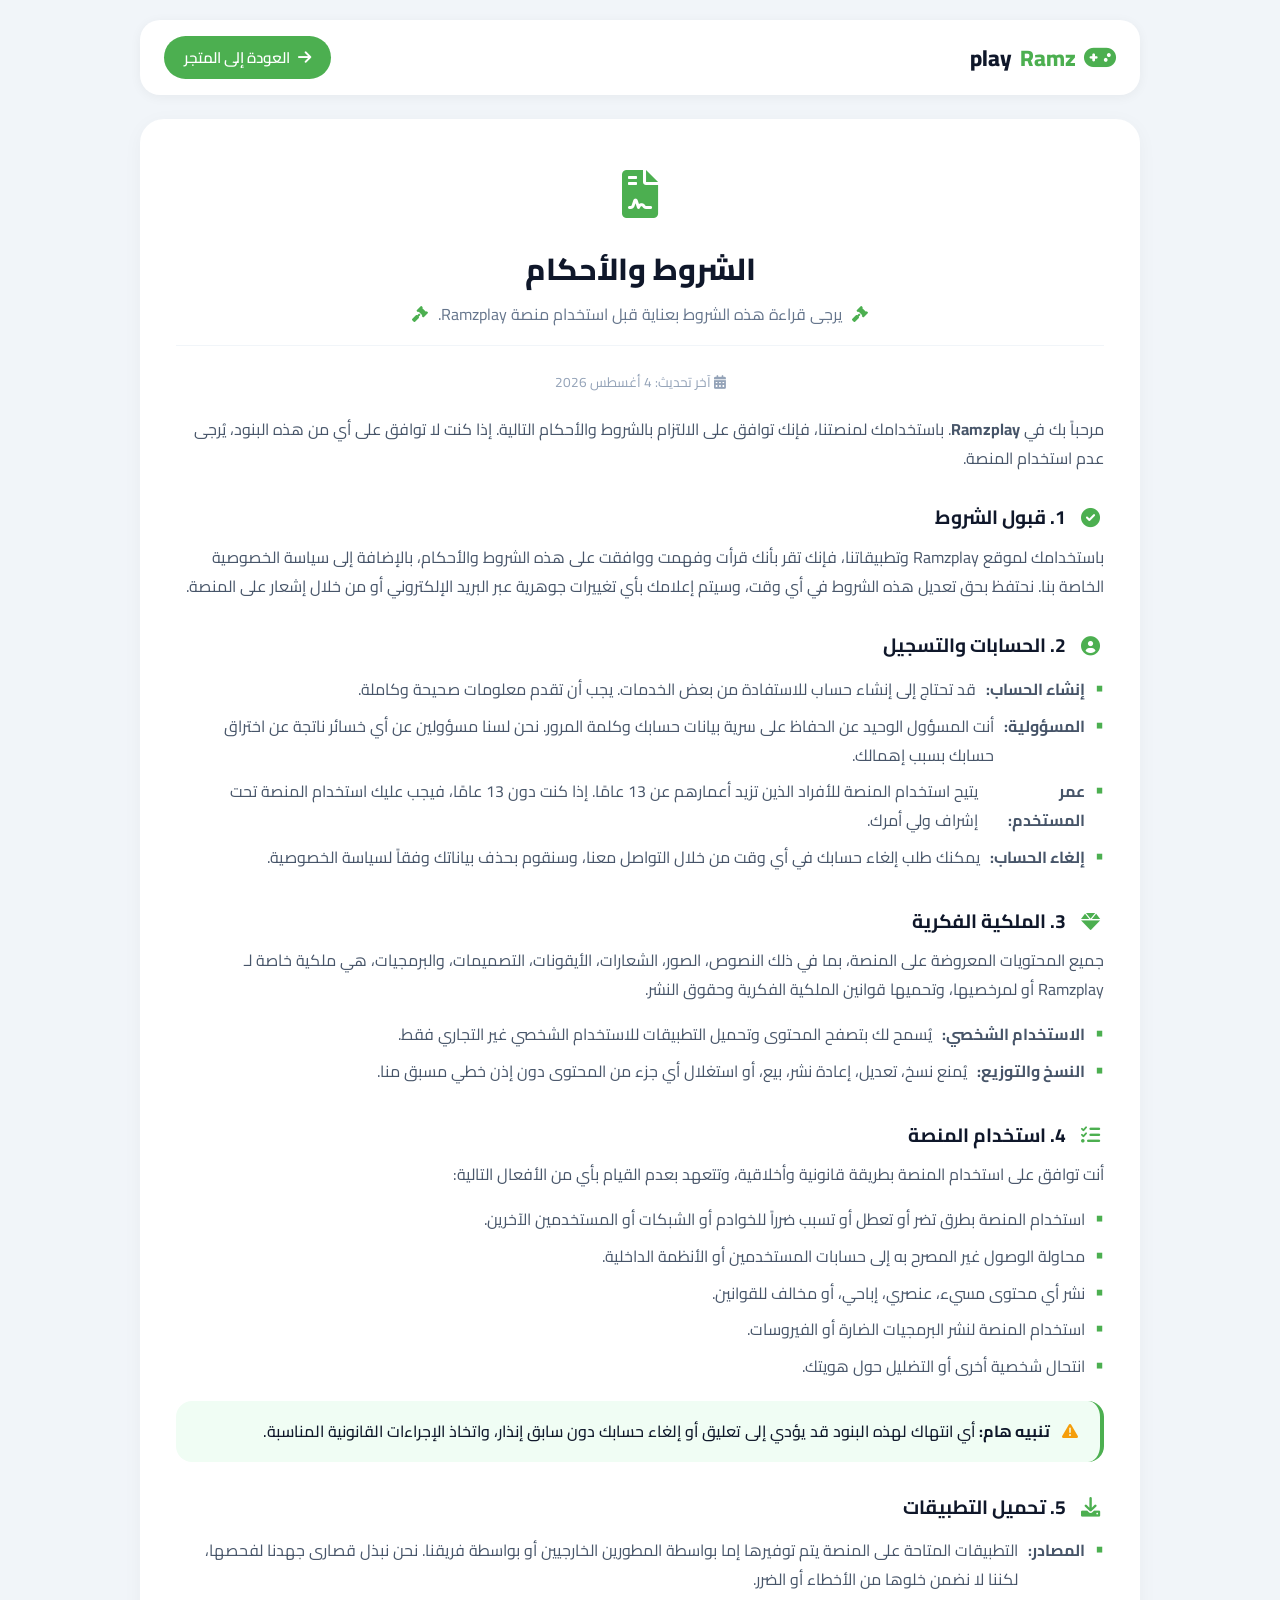
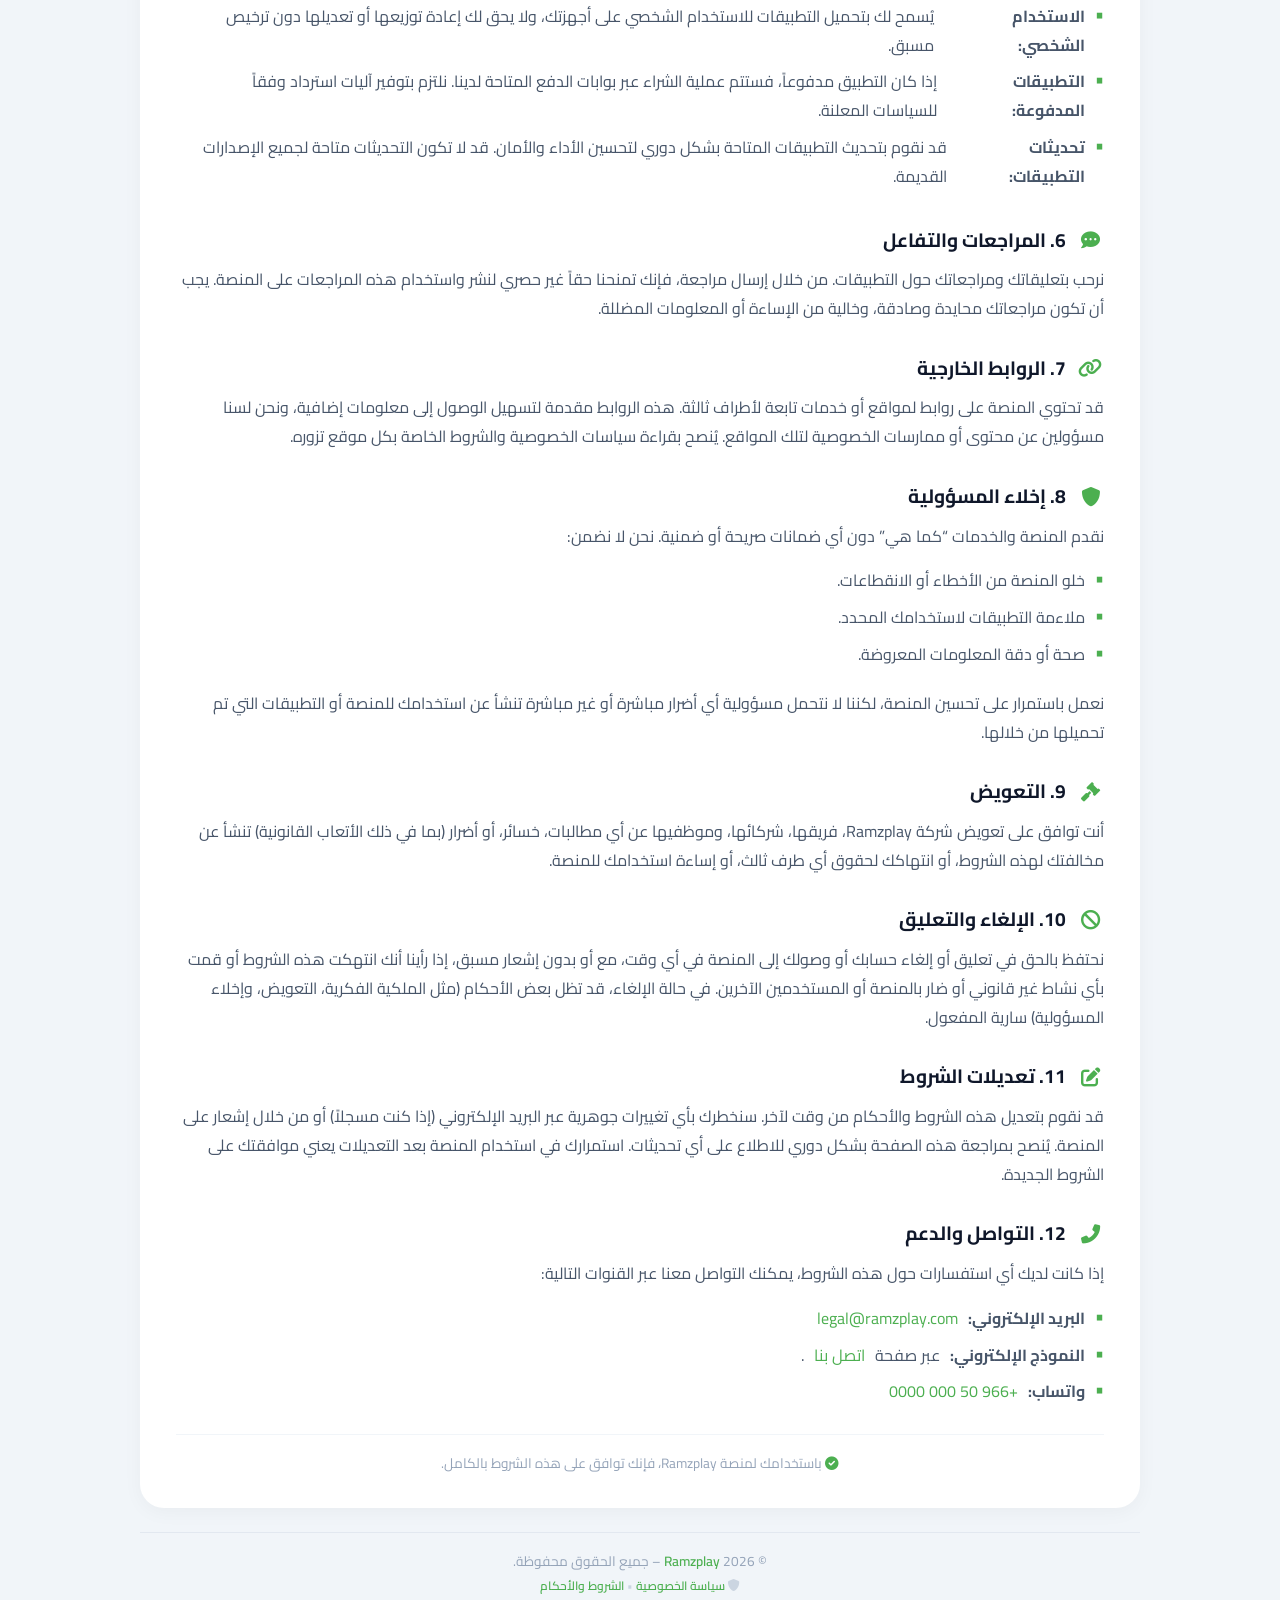
<file: terms.html>
<!DOCTYPE html>
<html lang="ar" dir="rtl">
<head>
    <meta charset="UTF-8" />
    <meta name="viewport" content="width=device-width, initial-scale=1.0" />
    <title>الشروط والأحكام – Ramzplay</title>
    <!-- خط Cairo -->
    <link rel="preconnect" href="https://fonts.googleapis.com" />
    <link rel="preconnect" href="https://fonts.gstatic.com" crossorigin />
    <link href="https://fonts.googleapis.com/css2?family=Cairo:wght@400;600;700;800&display=swap" rel="stylesheet" />
    <!-- Font Awesome -->
    <link rel="stylesheet" href="https://cdnjs.cloudflare.com/ajax/libs/font-awesome/6.0.0-beta3/css/all.min.css" />
    <style>
        /* ===== إعادة ضبط ===== */
        * {
            margin: 0;
            padding: 0;
            box-sizing: border-box;
        }

        body {
            font-family: 'Cairo', sans-serif;
            background: #f1f5f9;
            color: #1e293b;
            line-height: 1.8;
            direction: rtl;
            padding: 20px;
            min-height: 100vh;
            display: flex;
            flex-direction: column;
        }

        .container {
            max-width: 1000px;
            margin: 0 auto;
            width: 100%;
            flex: 1;
        }

        /* ===== الهيدر ===== */
        .header {
            background: white;
            padding: 16px 24px;
            border-radius: 20px;
            box-shadow: 0 2px 12px rgba(0, 0, 0, 0.05);
            display: flex;
            align-items: center;
            justify-content: space-between;
            flex-wrap: wrap;
            gap: 12px;
            margin-bottom: 24px;
        }

        .header .logo {
            display: flex;
            align-items: center;
            gap: 8px;
            font-size: 1.4rem;
            font-weight: 800;
            color: #0f172a;
        }

        .header .logo i {
            color: #4CAF50;
            font-size: 1.6rem;
        }

        .header .logo span {
            color: #4CAF50;
        }

        .header .back-link {
            background: #4CAF50;
            color: white;
            padding: 8px 20px;
            border-radius: 40px;
            text-decoration: none;
            font-weight: 600;
            font-size: 0.95rem;
            display: inline-flex;
            align-items: center;
            gap: 8px;
            transition: 0.2s;
        }

        .header .back-link:hover {
            background: #388E3C;
            transform: translateY(-2px);
        }

        /* ===== المحتوى ===== */
        .content-card {
            background: white;
            border-radius: 24px;
            padding: 32px 36px;
            box-shadow: 0 4px 20px rgba(0, 0, 0, 0.04);
            margin-bottom: 24px;
        }

        .content-card .hero-icon {
            text-align: center;
            font-size: 3rem;
            color: #4CAF50;
            margin-bottom: 4px;
        }

        .content-card h1 {
            font-size: 1.9rem;
            font-weight: 800;
            color: #0f172a;
            text-align: center;
            margin-bottom: 4px;
        }

        .content-card .sub-headline {
            text-align: center;
            color: #64748b;
            font-size: 1rem;
            margin-bottom: 24px;
            border-bottom: 1px solid #f1f5f9;
            padding-bottom: 16px;
        }

        .content-card .last-updated {
            text-align: center;
            font-size: 0.85rem;
            color: #94a3b8;
            margin-bottom: 20px;
        }

        .content-card h2 {
            font-size: 1.2rem;
            font-weight: 700;
            color: #0f172a;
            margin-top: 28px;
            margin-bottom: 8px;
            display: flex;
            align-items: center;
            gap: 10px;
        }

        .content-card h2 i {
            color: #4CAF50;
            width: 28px;
            text-align: center;
        }

        .content-card p {
            color: #475569;
            margin-bottom: 12px;
        }

        .content-card ul {
            list-style: none;
            padding: 0;
            margin-bottom: 16px;
        }

        .content-card ul li {
            padding: 4px 0 4px 10px;
            display: flex;
            align-items: flex-start;
            gap: 10px;
            color: #475569;
        }

        .content-card ul li::before {
            content: "•";
            color: #4CAF50;
            font-weight: 700;
            font-size: 1.3rem;
            flex-shrink: 0;
            line-height: 1.2;
        }

        .content-card .highlight-box {
            background: #f0fdf4;
            border-right: 4px solid #4CAF50;
            padding: 16px 22px;
            border-radius: 16px;
            margin: 16px 0;
        }

        .content-card .highlight-box p {
            margin: 0;
            color: #0f172a;
            font-weight: 500;
        }

        .content-card .highlight-box strong {
            color: #0f172a;
        }

        /* ===== التذييل ===== */
        .footer {
            text-align: center;
            color: #94a3b8;
            font-size: 0.85rem;
            padding: 16px 0;
            border-top: 1px solid #e2e8f0;
            margin-top: 8px;
        }

        .footer a {
            color: #4CAF50;
            text-decoration: none;
            font-weight: 600;
        }

        .footer a:hover {
            text-decoration: underline;
        }

        /* ===== التجاوب ===== */
        @media (max-width: 768px) {
            body {
                padding: 12px;
            }

            .header {
                padding: 12px 16px;
                flex-direction: column;
                align-items: stretch;
                text-align: center;
            }

            .header .back-link {
                justify-content: center;
            }

            .content-card {
                padding: 20px 16px;
            }

            .content-card h1 {
                font-size: 1.5rem;
            }

            .content-card .sub-headline {
                font-size: 0.95rem;
            }

            .content-card h2 {
                font-size: 1.05rem;
            }
        }

        @media (max-width: 480px) {
            .header .logo {
                font-size: 1.2rem;
                justify-content: center;
            }

            .content-card {
                padding: 16px 12px;
            }

            .content-card .hero-icon {
                font-size: 2.2rem;
            }

            .content-card h1 {
                font-size: 1.3rem;
            }
        }
    </style>
</head>
<body>

    <div class="container">

        <!-- ===== الهيدر ===== -->
        <header class="header">
            <div class="logo">
                <i class="fas fa-gamepad"></i>
                <span>Ramz</span>play
            </div>
            <a href="index.html" class="back-link">
                <i class="fas fa-arrow-right"></i> العودة إلى المتجر
            </a>
        </header>

        <!-- ===== محتوى الشروط والأحكام ===== -->
        <div class="content-card">
            <div class="hero-icon">
                <i class="fas fa-file-contract"></i>
            </div>
            <h1>الشروط والأحكام</h1>
            <div class="sub-headline">
                <i class="fas fa-gavel" style="color:#4CAF50; margin-left:6px;"></i>
                يرجى قراءة هذه الشروط بعناية قبل استخدام منصة Ramzplay.
                <i class="fas fa-gavel" style="color:#4CAF50; margin-right:6px;"></i>
            </div>
            <div class="last-updated">
                <i class="fas fa-calendar-alt"></i> آخر تحديث: 4 أغسطس 2026
            </div>

            <p>
                مرحباً بك في <strong>Ramzplay</strong>. باستخدامك لمنصتنا، فإنك توافق على الالتزام بالشروط والأحكام التالية. إذا كنت لا توافق على أي من هذه البنود، يُرجى عدم استخدام المنصة.
            </p>

            <!-- ===== البند 1 ===== -->
            <h2><i class="fas fa-check-circle"></i> 1. قبول الشروط</h2>
            <p>
                باستخدامك لموقع Ramzplay وتطبيقاتنا، فإنك تقر بأنك قرأت وفهمت ووافقت على هذه الشروط والأحكام، بالإضافة إلى سياسة الخصوصية الخاصة بنا. نحتفظ بحق تعديل هذه الشروط في أي وقت، وسيتم إعلامك بأي تغييرات جوهرية عبر البريد الإلكتروني أو من خلال إشعار على المنصة.
            </p>

            <!-- ===== البند 2 ===== -->
            <h2><i class="fas fa-user-circle"></i> 2. الحسابات والتسجيل</h2>
            <ul>
                <li><strong>إنشاء الحساب:</strong> قد تحتاج إلى إنشاء حساب للاستفادة من بعض الخدمات. يجب أن تقدم معلومات صحيحة وكاملة.</li>
                <li><strong>المسؤولية:</strong> أنت المسؤول الوحيد عن الحفاظ على سرية بيانات حسابك وكلمة المرور. نحن لسنا مسؤولين عن أي خسائر ناتجة عن اختراق حسابك بسبب إهمالك.</li>
                <li><strong>عمر المستخدم:</strong> يتيح استخدام المنصة للأفراد الذين تزيد أعمارهم عن 13 عامًا. إذا كنت دون 13 عامًا، فيجب عليك استخدام المنصة تحت إشراف ولي أمرك.</li>
                <li><strong>إلغاء الحساب:</strong> يمكنك طلب إلغاء حسابك في أي وقت من خلال التواصل معنا، وسنقوم بحذف بياناتك وفقاً لسياسة الخصوصية.</li>
            </ul>

            <!-- ===== البند 3 ===== -->
            <h2><i class="fas fa-gem"></i> 3. الملكية الفكرية</h2>
            <p>
                جميع المحتويات المعروضة على المنصة، بما في ذلك النصوص، الصور، الشعارات، الأيقونات، التصميمات، والبرمجيات، هي ملكية خاصة لـ Ramzplay أو لمرخصيها، وتحميها قوانين الملكية الفكرية وحقوق النشر.
            </p>
            <ul>
                <li><strong>الاستخدام الشخصي:</strong> يُسمح لك بتصفح المحتوى وتحميل التطبيقات للاستخدام الشخصي غير التجاري فقط.</li>
                <li><strong>النسخ والتوزيع:</strong> يُمنع نسخ، تعديل، إعادة نشر، بيع، أو استغلال أي جزء من المحتوى دون إذن خطي مسبق منا.</li>
            </ul>

            <!-- ===== البند 4 ===== -->
            <h2><i class="fas fa-list-check"></i> 4. استخدام المنصة</h2>
            <p>
                أنت توافق على استخدام المنصة بطريقة قانونية وأخلاقية، وتتعهد بعدم القيام بأي من الأفعال التالية:
            </p>
            <ul>
                <li>استخدام المنصة بطرق تضر أو تعطل أو تسبب ضرراً للخوادم أو الشبكات أو المستخدمين الآخرين.</li>
                <li>محاولة الوصول غير المصرح به إلى حسابات المستخدمين أو الأنظمة الداخلية.</li>
                <li>نشر أي محتوى مسيء، عنصري، إباحي، أو مخالف للقوانين.</li>
                <li>استخدام المنصة لنشر البرمجيات الضارة أو الفيروسات.</li>
                <li>انتحال شخصية أخرى أو التضليل حول هويتك.</li>
            </ul>

            <div class="highlight-box">
                <p>
                    <i class="fas fa-exclamation-triangle" style="color:#f59e0b; margin-left:8px;"></i>
                    <strong>تنبيه هام:</strong> أي انتهاك لهذه البنود قد يؤدي إلى تعليق أو إلغاء حسابك دون سابق إنذار، واتخاذ الإجراءات القانونية المناسبة.
                </p>
            </div>

            <!-- ===== البند 5 ===== -->
            <h2><i class="fas fa-download"></i> 5. تحميل التطبيقات</h2>
            <ul>
                <li><strong>المصادر:</strong> التطبيقات المتاحة على المنصة يتم توفيرها إما بواسطة المطورين الخارجيين أو بواسطة فريقنا. نحن نبذل قصارى جهدنا لفحصها، لكننا لا نضمن خلوها من الأخطاء أو الضرر.</li>
                <li><strong>الاستخدام الشخصي:</strong> يُسمح لك بتحميل التطبيقات للاستخدام الشخصي على أجهزتك، ولا يحق لك إعادة توزيعها أو تعديلها دون ترخيص مسبق.</li>
                <li><strong>التطبيقات المدفوعة:</strong> إذا كان التطبيق مدفوعاً، فستتم عملية الشراء عبر بوابات الدفع المتاحة لدينا. نلتزم بتوفير آليات استرداد وفقاً للسياسات المعلنة.</li>
                <li><strong>تحديثات التطبيقات:</strong> قد نقوم بتحديث التطبيقات المتاحة بشكل دوري لتحسين الأداء والأمان. قد لا تكون التحديثات متاحة لجميع الإصدارات القديمة.</li>
            </ul>

            <!-- ===== البند 6 ===== -->
            <h2><i class="fas fa-comment-dots"></i> 6. المراجعات والتفاعل</h2>
            <p>
                نرحب بتعليقاتك ومراجعاتك حول التطبيقات. من خلال إرسال مراجعة، فإنك تمنحنا حقاً غير حصري لنشر واستخدام هذه المراجعات على المنصة. يجب أن تكون مراجعاتك محايدة وصادقة، وخالية من الإساءة أو المعلومات المضللة.
            </p>

            <!-- ===== البند 7 ===== -->
            <h2><i class="fas fa-link"></i> 7. الروابط الخارجية</h2>
            <p>
                قد تحتوي المنصة على روابط لمواقع أو خدمات تابعة لأطراف ثالثة. هذه الروابط مقدمة لتسهيل الوصول إلى معلومات إضافية، ونحن لسنا مسؤولين عن محتوى أو ممارسات الخصوصية لتلك المواقع. يُنصح بقراءة سياسات الخصوصية والشروط الخاصة بكل موقع تزوره.
            </p>

            <!-- ===== البند 8 ===== -->
            <h2><i class="fas fa-shield-alt"></i> 8. إخلاء المسؤولية</h2>
            <p>
                نقدم المنصة والخدمات “كما هي” دون أي ضمانات صريحة أو ضمنية. نحن لا نضمن:
            </p>
            <ul>
                <li>خلو المنصة من الأخطاء أو الانقطاعات.</li>
                <li>ملاءمة التطبيقات لاستخدامك المحدد.</li>
                <li>صحة أو دقة المعلومات المعروضة.</li>
            </ul>
            <p>
                نعمل باستمرار على تحسين المنصة، لكننا لا نتحمل مسؤولية أي أضرار مباشرة أو غير مباشرة تنشأ عن استخدامك للمنصة أو التطبيقات التي تم تحميلها من خلالها.
            </p>

            <!-- ===== البند 9 ===== -->
            <h2><i class="fas fa-gavel"></i> 9. التعويض</h2>
            <p>
                أنت توافق على تعويض شركة Ramzplay، فريقها، شركائها، وموظفيها عن أي مطالبات، خسائر، أو أضرار (بما في ذلك الأتعاب القانونية) تنشأ عن مخالفتك لهذه الشروط، أو انتهاكك لحقوق أي طرف ثالث، أو إساءة استخدامك للمنصة.
            </p>

            <!-- ===== البند 10 ===== -->
            <h2><i class="fas fa-ban"></i> 10. الإلغاء والتعليق</h2>
            <p>
                نحتفظ بالحق في تعليق أو إلغاء حسابك أو وصولك إلى المنصة في أي وقت، مع أو بدون إشعار مسبق، إذا رأينا أنك انتهكت هذه الشروط أو قمت بأي نشاط غير قانوني أو ضار بالمنصة أو المستخدمين الآخرين. في حالة الإلغاء، قد تظل بعض الأحكام (مثل الملكية الفكرية، التعويض، وإخلاء المسؤولية) سارية المفعول.
            </p>

            <!-- ===== البند 11 ===== -->
            <h2><i class="fas fa-edit"></i> 11. تعديلات الشروط</h2>
            <p>
                قد نقوم بتعديل هذه الشروط والأحكام من وقت لآخر. سنخطرك بأي تغييرات جوهرية عبر البريد الإلكتروني (إذا كنت مسجلاً) أو من خلال إشعار على المنصة. يُنصح بمراجعة هذه الصفحة بشكل دوري للاطلاع على أي تحديثات. استمرارك في استخدام المنصة بعد التعديلات يعني موافقتك على الشروط الجديدة.
            </p>

            <!-- ===== البند 12 ===== -->
            <h2><i class="fas fa-phone-alt"></i> 12. التواصل والدعم</h2>
            <p>
                إذا كانت لديك أي استفسارات حول هذه الشروط، يمكنك التواصل معنا عبر القنوات التالية:
            </p>
            <ul>
                <li><strong>البريد الإلكتروني:</strong> <a href="mailto:legal@ramzplay.com" style="color:#4CAF50; text-decoration:none;">legal@ramzplay.com</a></li>
                <li><strong>النموذج الإلكتروني:</strong> عبر صفحة <a href="contact.html" style="color:#4CAF50; text-decoration:none;">اتصل بنا</a>.</li>
                <li><strong>واتساب:</strong> <a href="https://wa.me/966500000000" target="_blank" style="color:#4CAF50; text-decoration:none;">+966 50 000 0000</a></li>
            </ul>

            <div style="margin-top: 24px; padding-top: 16px; border-top: 1px solid #f1f5f9; text-align: center; color: #94a3b8; font-size: 0.85rem;">
                <i class="fas fa-check-circle" style="color:#4CAF50;"></i>
                باستخدامك لمنصة Ramzplay، فإنك توافق على هذه الشروط بالكامل.
            </div>
        </div>

        <!-- ===== التذييل ===== -->
        <div class="footer">
            &copy; 2026 <a href="index.html">Ramzplay</a> – جميع الحقوق محفوظة.
            <br>
            <span style="font-size:0.75rem; color:#cbd5e1;">
                <i class="fas fa-shield-alt"></i>
                <a href="privacy.html" style="color:#4CAF50;">سياسة الخصوصية</a> &bull;
                <a href="terms.html" style="color:#4CAF50;">الشروط والأحكام</a>
            </span>
        </div>

    </div>

</body>
</html>
</file>
